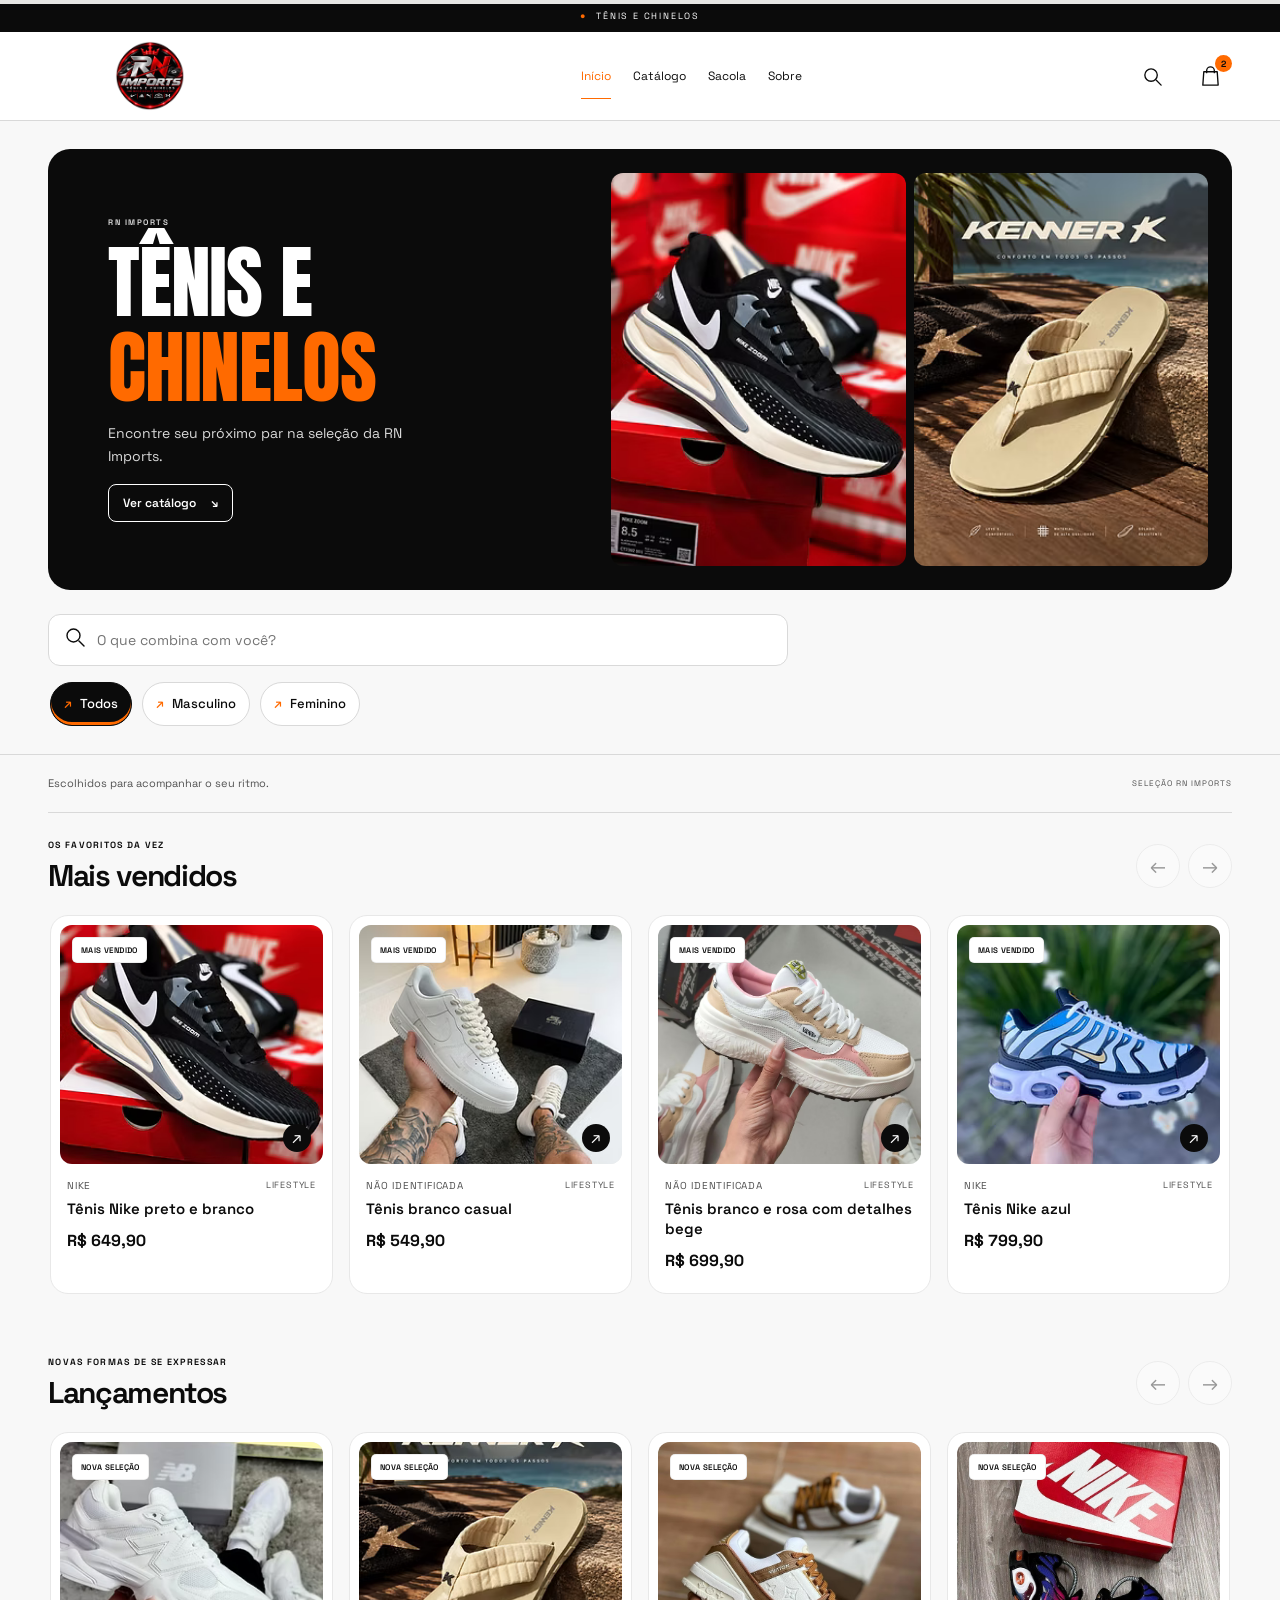
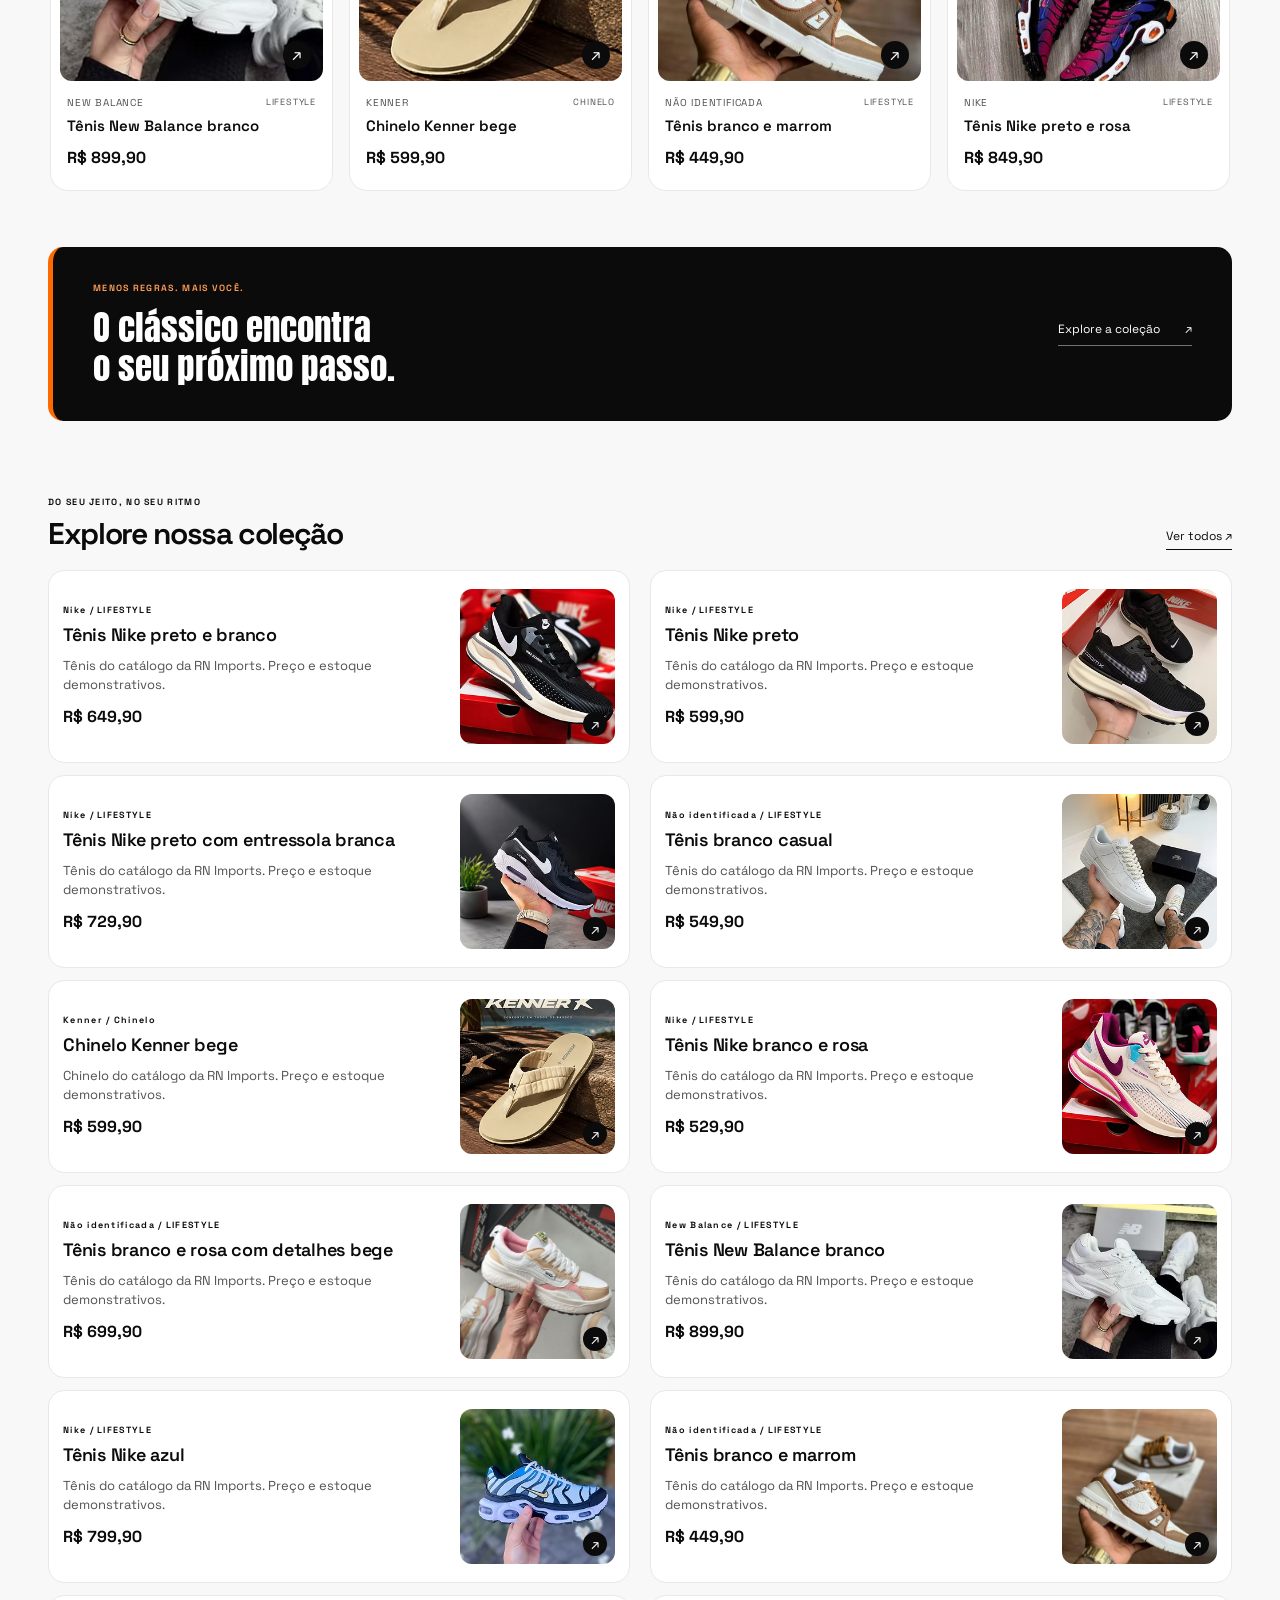
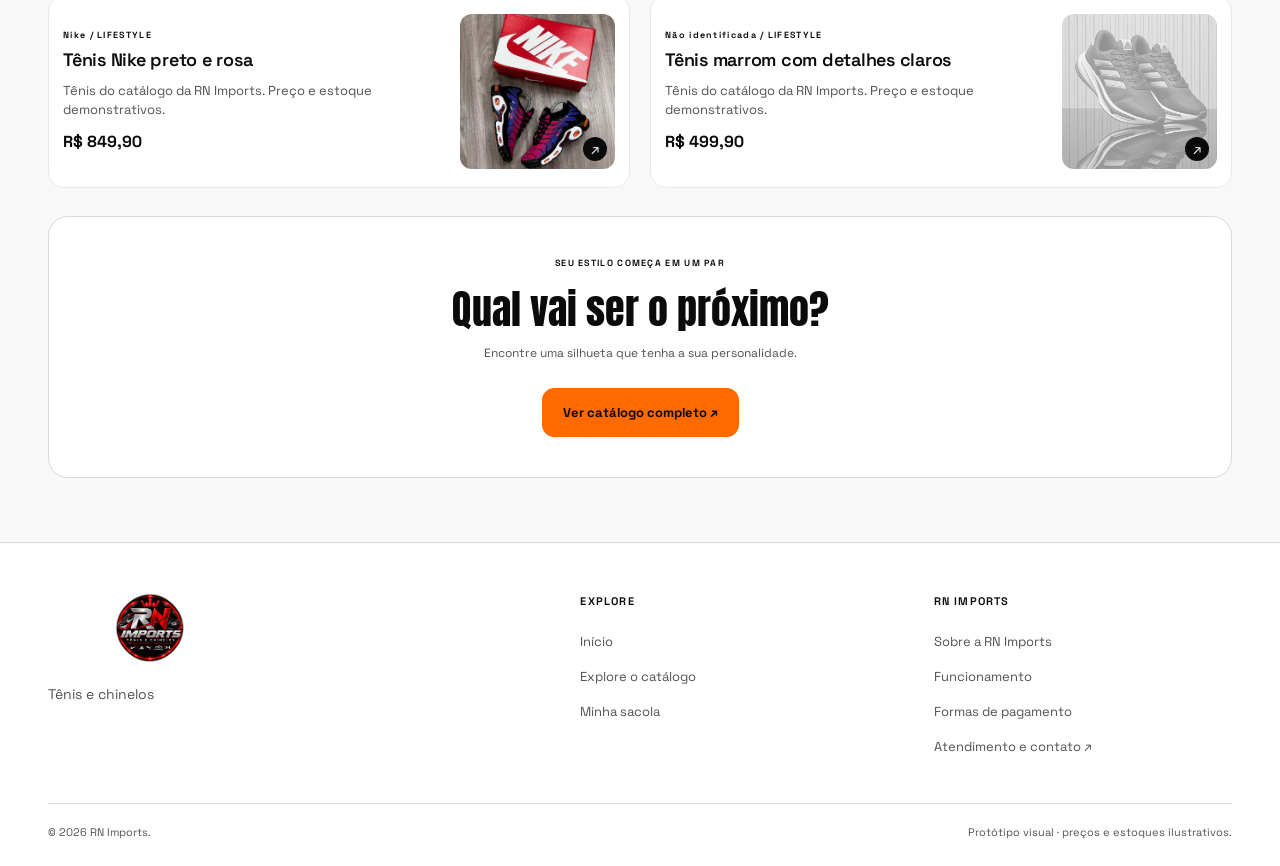
<file: protótipo/index.html>
<!doctype html>
<html lang="pt-BR">
<head>
  <meta charset="UTF-8">
  <meta name="viewport" content="width=device-width, initial-scale=1">
  <meta name="description" content="Explore o catálogo demonstrativo da RN Imports.">
  <meta name="theme-color" content="#0B0B0B">
  <title>Tênis e chinelos | RN Imports</title>
  <link rel="icon" href="assets/icons/favicon-rnImports.png" type="image/png">
  <link rel="preconnect" href="https://fonts.googleapis.com">
  <link rel="preconnect" href="https://fonts.gstatic.com" crossorigin>
  <link href="https://fonts.googleapis.com/css2?family=Anton&family=Archivo:wght@400;600;700&family=Inter:wght@400;600;700&family=Space+Grotesk:wght@400;500;600;700&display=swap" rel="stylesheet">
  <link rel="stylesheet" href="css/style.css">
  <link rel="stylesheet" href="css/components.css">
  <link rel="stylesheet" href="css/responsive.css">
  <link rel="stylesheet" href="css/shop-settings.css">
</head>
<body class="visual-prototype home-page">
  <a class="skip" href="#main">Pular para o conteúdo</a>
  <header id="header"><div class="announcement">TÊNIS E CHINELOS</div><div class="header-inner"><a class="logo" href="index.html" aria-label="RN Imports, início"><img class="brand-logo shop-custom-logo" src="assets/images/logo.png" alt="RN Imports" width="150" height="150"></a><nav class="desktop-nav" aria-label="Principal"><a href="index.html" aria-current="page"><span class="nav-icon"><svg viewBox="0 0 24 24" width="24" height="24" fill="none" stroke="currentColor" stroke-width="1.4" stroke-linecap="round" stroke-linejoin="round" aria-hidden="true"><path d="m3 10 9-7 9 7v11h-6v-7H9v7H3Z"/></svg></span>Início</a><a href="catalogo.html" ><span class="nav-icon"><svg viewBox="0 0 24 24" width="24" height="24" fill="none" stroke="currentColor" stroke-width="1.4" stroke-linecap="round" stroke-linejoin="round" aria-hidden="true"><rect x="3" y="3" width="7" height="7" rx="1"/><rect x="14" y="3" width="7" height="7" rx="1"/><rect x="3" y="14" width="7" height="7" rx="1"/><rect x="14" y="14" width="7" height="7" rx="1"/></svg></span>Catálogo</a><a href="sacola.html" ><span class="nav-icon"><svg viewBox="0 0 24 24" width="24" height="24" fill="none" stroke="currentColor" stroke-width="1.4" stroke-linecap="round" stroke-linejoin="round" aria-hidden="true"><path d="M5 7h14l1 14H4L5 7Z"/><path d="M8 8V6a4 4 0 0 1 8 0v2"/></svg></span>Sacola<span class="bag-count" aria-label="2 itens ilustrativos">2</span></a><a href="sobre.html" ><span class="nav-icon"><svg viewBox="0 0 24 24" width="24" height="24" fill="none" stroke="currentColor" stroke-width="1.4" stroke-linecap="round" stroke-linejoin="round" aria-hidden="true"><circle cx="12" cy="12" r="9"/><path d="M12 11v6m0-10v1"/></svg></span>Sobre</a></nav><div class="header-actions"><a href="catalogo.html" aria-label="Ver catálogo"><svg viewBox="0 0 24 24" width="24" height="24" fill="none" stroke="currentColor" stroke-width="1.4" stroke-linecap="round" stroke-linejoin="round" aria-hidden="true"><circle cx="10.5" cy="10.5" r="6.5"/><path d="m16 16 5 5"/></svg></a><a class="bag-link" href="sacola.html" aria-label="Ver sacola ilustrativa com 2 itens"><svg viewBox="0 0 24 24" width="24" height="24" fill="none" stroke="currentColor" stroke-width="1.4" stroke-linecap="round" stroke-linejoin="round" aria-hidden="true"><path d="M5 7h14l1 14H4L5 7Z"/><path d="M8 8V6a4 4 0 0 1 8 0v2"/></svg><span class="bag-count">2</span></a></div></div></header>
  <main id="main">
  <section class="store-banner container" aria-labelledby="store-banner-title"><div class="banner-copy"><span class="eyebrow">RN IMPORTS</span><h1 id="store-banner-title">TÊNIS E<br><span>CHINELOS</span></h1><p>Encontre seu próximo par na seleção da RN Imports.</p><a class="banner-link" href="catalogo.html">Ver catálogo <span aria-hidden="true">↘</span></a></div><a class="banner-search" href="#home-search" aria-label="Ir à pesquisa"><svg viewBox="0 0 24 24" width="21" height="21" fill="none" stroke="currentColor" stroke-width="1.6" stroke-linecap="round" aria-hidden="true"><circle cx="10.5" cy="10.5" r="6.5"/><path d="m16 16 5 5"/></svg></a><div class="banner-art banner-gallery" aria-hidden="true">
    <img src="assets/images/NK-airZoom.png" alt="" width="271" height="362" fetchpriority="high">
    <img src="assets/images/image copy 3.png" alt="" width="271" height="362">
  </div></section>
  <section class="store-profile container" aria-labelledby="store-name">
    <a class="store-profile-link" href="sobre.html" aria-label="RN Imports: ver funcionamento, pagamentos e contato">
      <div class="store-monogram" aria-hidden="true"><img src="assets/icons/favicon-rnImports.png" alt="" width="150" height="150"></div>
      <div class="store-profile-copy"><h2 id="store-name">RN Imports</h2><p>Tênis e chinelos</p><span class="service-label"><svg viewBox="0 0 24 24" width="24" height="24" fill="none" stroke="currentColor" stroke-width="1.4" stroke-linecap="round" stroke-linejoin="round" aria-hidden="true"><path d="M21 11.5a9 9 0 0 1-9 9 11 11 0 0 1-4-.8L3 21l1.3-4.5A9 9 0 1 1 21 11.5Z"/><path d="M8 10h8M8 14h5"/></svg> Atendimento pelo WhatsApp</span></div>
      <span class="store-profile-chevron" aria-hidden="true">›</span>
    </a>
  </section>
  <div class="discovery-bar"><div class="container discovery-inner"><div class="home-search"><label class="sr-only" for="home-search">Pesquisar produtos</label><span aria-hidden="true"><svg viewBox="0 0 24 24" width="24" height="24" fill="none" stroke="currentColor" stroke-width="1.4" stroke-linecap="round" stroke-linejoin="round" aria-hidden="true"><circle cx="10.5" cy="10.5" r="6.5"/><path d="m16 16 5 5"/></svg></span><input id="home-search" type="search" placeholder="O que combina com você?"></div><div class="category-chips" role="group" aria-label="Público">
    <button type="button" class="category-chip" aria-pressed="true" data-audience="">Todos</button>
    <button type="button" class="category-chip" aria-pressed="false" data-audience="Masculino">Masculino</button>
    <button type="button" class="category-chip" aria-pressed="false" data-audience="Feminino">Feminino</button>
  </div></div></div>
  <div class="container home-content"><div class="discovery-status"><span>Escolhidos para acompanhar o seu ritmo.</span><span class="visual-label">SELEÇÃO RN IMPORTS</span></div>
    <section class="collection" aria-labelledby="bestsellers-title"><div class="section-head"><div><span class="eyebrow">OS FAVORITOS DA VEZ</span><h2 id="bestsellers-title">Mais vendidos</h2></div><div class="rail-controls"><button type="button" class="icon-button" data-scroll="bestsellers" data-direction="-1" aria-label="Produtos anteriores" aria-controls="bestsellers">←</button><button type="button" class="icon-button" data-scroll="bestsellers" data-direction="1" aria-label="Próximos produtos" aria-controls="bestsellers">→</button></div></div><div id="bestsellers" class="product-rail" tabindex="0" role="region" aria-label="Mais vendidos"></div></section>
    <section class="collection" aria-labelledby="new-products-title"><div class="section-head"><div><span class="eyebrow">NOVAS FORMAS DE SE EXPRESSAR</span><h2 id="new-products-title">Lançamentos</h2></div><div class="rail-controls"><button type="button" class="icon-button" data-scroll="new-products" data-direction="-1" aria-label="Produtos anteriores" aria-controls="new-products">←</button><button type="button" class="icon-button" data-scroll="new-products" data-direction="1" aria-label="Próximos produtos" aria-controls="new-products">→</button></div></div><div id="new-products" class="product-rail" tabindex="0" role="region" aria-label="Lançamentos"></div></section>
    <section class="edit-strip"><div><span class="eyebrow">MENOS REGRAS. MAIS VOCÊ.</span><h2>O clássico encontra<br>o seu próximo passo.</h2></div><a href="catalogo.html">Explore a coleção <span aria-hidden="true">↗</span></a></section>
    <section id="explore" class="explore-section" aria-labelledby="explore-title"><div class="section-head"><div><span class="eyebrow">DO SEU JEITO, NO SEU RITMO</span><h2 id="explore-title">Explore nossa coleção</h2></div><a class="text-link" href="catalogo.html">Ver todos ↗</a></div><div class="sneaker-list"></div></section>
    <section class="catalog-cta"><span class="eyebrow">SEU ESTILO COMEÇA EM UM PAR</span><h2>Qual vai ser o próximo?</h2><p>Encontre uma silhueta que tenha a sua personalidade.</p><a class="button" href="catalogo.html">Ver catálogo completo ↗</a></section>
  </div></main>
  <footer id="footer" class="site-footer">
    <div class="container footer-inner">
      <div class="footer-main">
        <div class="footer-brand"><a class="logo" href="index.html" aria-label="RN Imports, início"><img class="brand-logo shop-custom-logo" src="assets/images/logo.png" alt="RN Imports" width="150" height="150"></a><p>Tênis e chinelos</p></div>
        <nav class="footer-column" aria-label="Explorar a loja"><h2>Explore</h2><a href="index.html">Início</a><a href="catalogo.html">Explore o catálogo</a><a href="sacola.html">Minha sacola</a></nav>
        <nav class="footer-column" aria-label="Informações e atendimento"><h2>RN Imports</h2><a href="sobre.html">Sobre a RN Imports</a><a href="sobre.html#hours-title">Funcionamento</a><a href="sobre.html#payments-title">Formas de pagamento</a><a href="sobre.html#contact-title">Atendimento e contato ↗</a></nav>
      </div>
      <div class="footer-bottom"><span>© 2026 RN Imports.</span><span>Protótipo visual · preços e estoques ilustrativos.</span></div>
    </div>
  </footer>
  <nav class="mobile-nav" aria-label="Navegação móvel"><a href="index.html" aria-current="page"><span class="nav-icon"><svg viewBox="0 0 24 24" width="24" height="24" fill="none" stroke="currentColor" stroke-width="1.4" stroke-linecap="round" stroke-linejoin="round" aria-hidden="true"><path d="m3 10 9-7 9 7v11h-6v-7H9v7H3Z"/></svg></span>Início</a><a href="catalogo.html" ><span class="nav-icon"><svg viewBox="0 0 24 24" width="24" height="24" fill="none" stroke="currentColor" stroke-width="1.4" stroke-linecap="round" stroke-linejoin="round" aria-hidden="true"><rect x="3" y="3" width="7" height="7" rx="1"/><rect x="14" y="3" width="7" height="7" rx="1"/><rect x="3" y="14" width="7" height="7" rx="1"/><rect x="14" y="14" width="7" height="7" rx="1"/></svg></span>Catálogo</a><a href="sacola.html" ><span class="nav-icon"><svg viewBox="0 0 24 24" width="24" height="24" fill="none" stroke="currentColor" stroke-width="1.4" stroke-linecap="round" stroke-linejoin="round" aria-hidden="true"><path d="M5 7h14l1 14H4L5 7Z"/><path d="M8 8V6a4 4 0 0 1 8 0v2"/></svg></span>Sacola<span class="bag-count" aria-label="2 itens ilustrativos">2</span></a><a href="sobre.html" ><span class="nav-icon"><svg viewBox="0 0 24 24" width="24" height="24" fill="none" stroke="currentColor" stroke-width="1.4" stroke-linecap="round" stroke-linejoin="round" aria-hidden="true"><circle cx="12" cy="12" r="9"/><path d="M12 11v6m0-10v1"/></svg></span>Sobre</a></nav>
  
  <div id="demo-note" class="demo-note" role="status" aria-live="polite"></div>
  <script type="module" src="js/storefront.js"></script>
  <script type="module" src="js/ui.js"></script>
</body>
</html>
</file>
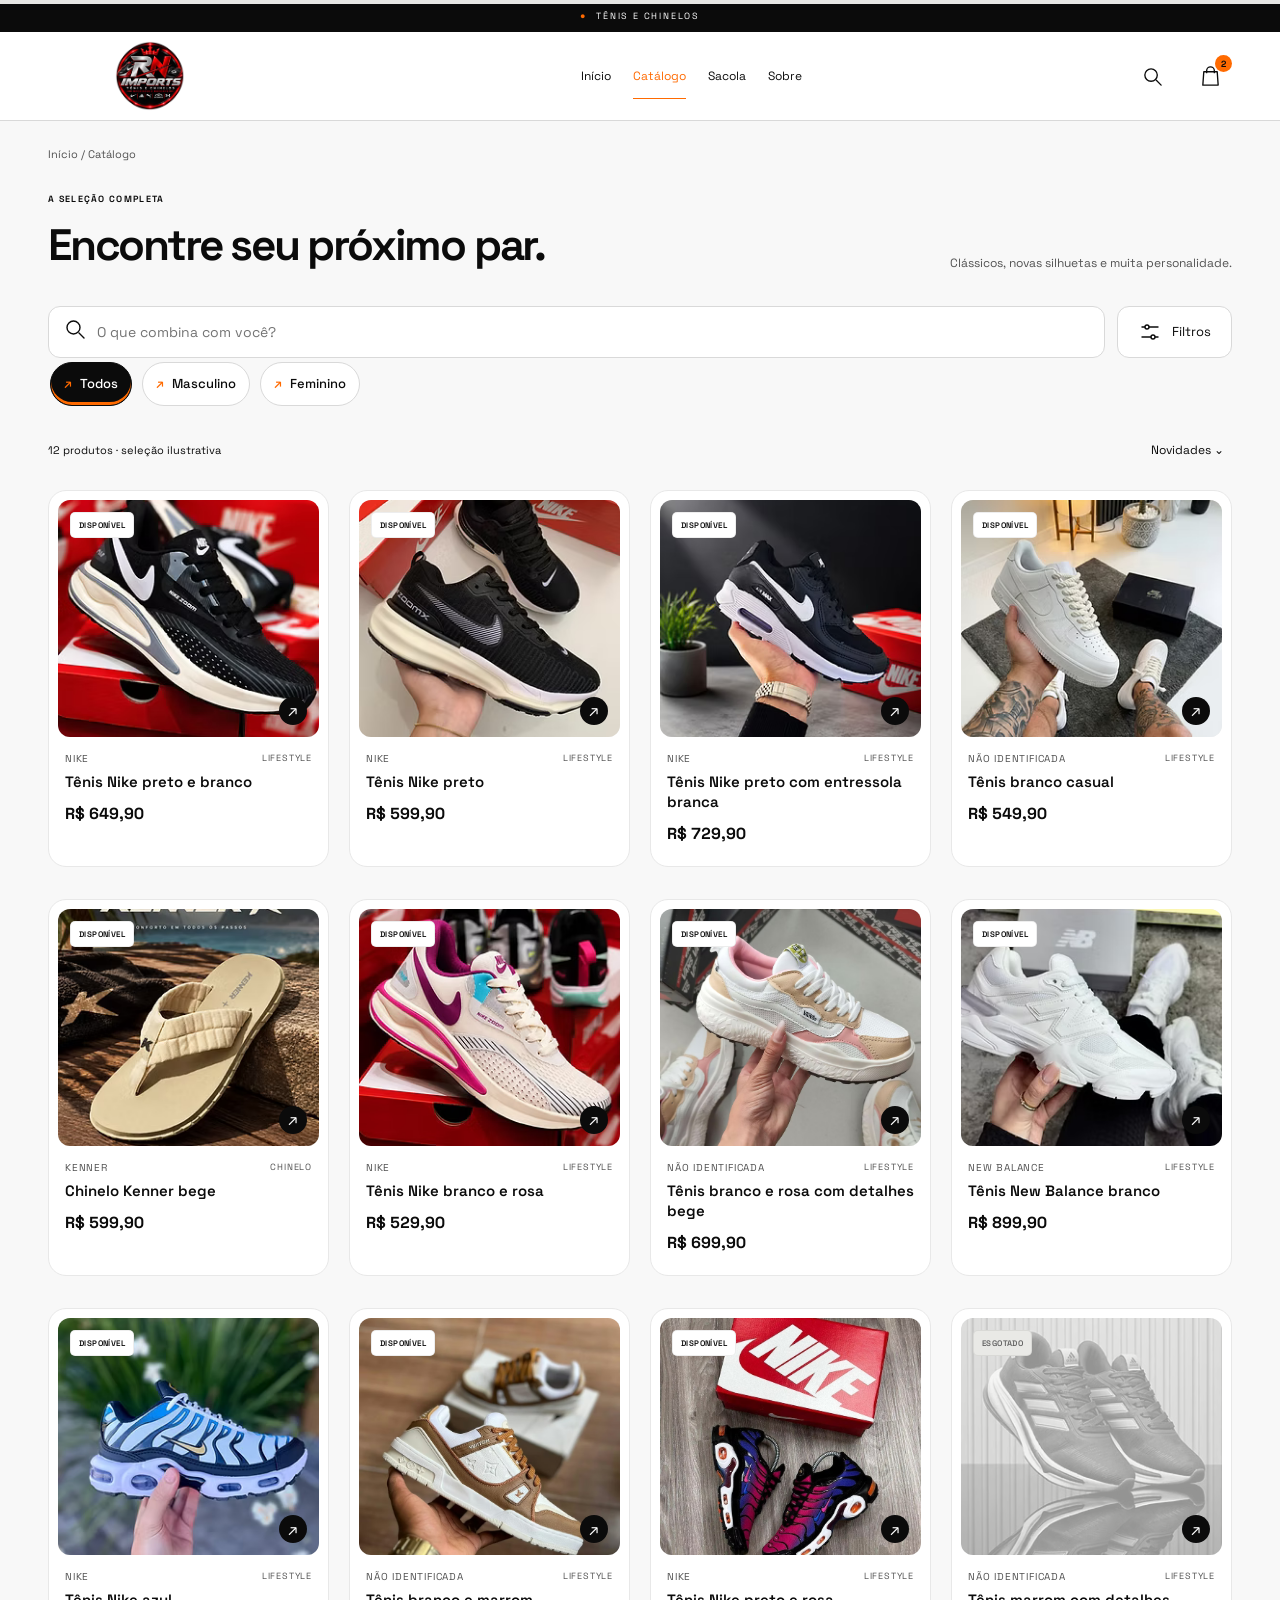
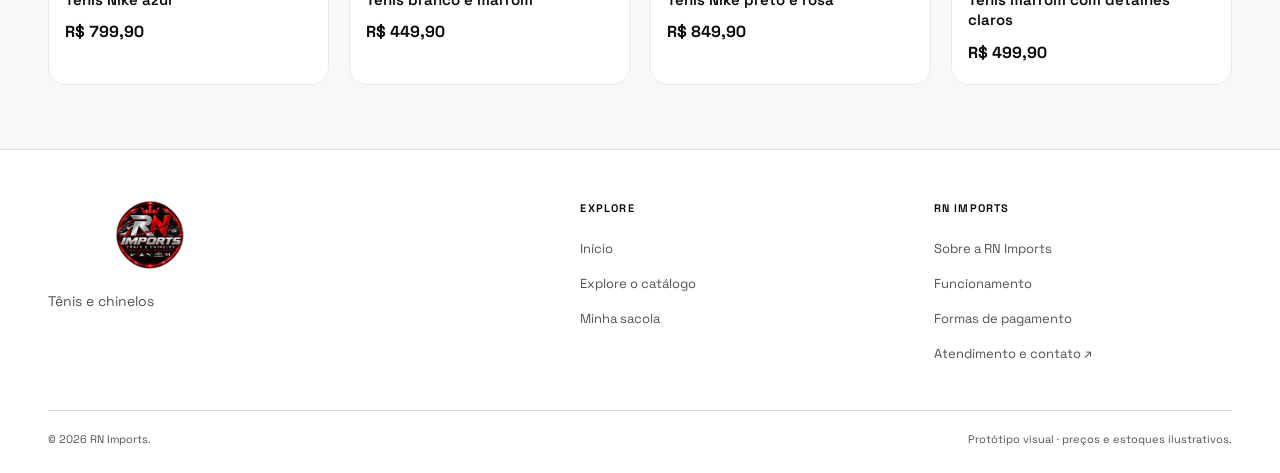
<file: protótipo/catalogo.html>
<!doctype html>
<html lang="pt-BR">
<head>
  <meta charset="UTF-8">
  <meta name="viewport" content="width=device-width, initial-scale=1">
  <meta name="description" content="Explore o catálogo demonstrativo da RN Imports.">
  <meta name="theme-color" content="#0B0B0B">
  <title>Catálogo | RN Imports</title>
  <link rel="icon" href="assets/icons/favicon-rnImports.png" type="image/png">
  <link rel="preconnect" href="https://fonts.googleapis.com">
  <link rel="preconnect" href="https://fonts.gstatic.com" crossorigin>
  <link href="https://fonts.googleapis.com/css2?family=Anton&family=Archivo:wght@400;600;700&family=Inter:wght@400;600;700&family=Space+Grotesk:wght@400;500;600;700&display=swap" rel="stylesheet">
  <link rel="stylesheet" href="css/style.css">
  <link rel="stylesheet" href="css/components.css">
  <link rel="stylesheet" href="css/responsive.css">
  <link rel="stylesheet" href="css/shop-settings.css">
</head>
<body class="visual-prototype ">
  <a class="skip" href="#main">Pular para o conteúdo</a>
  <header id="header"><div class="announcement">TÊNIS E CHINELOS</div><div class="header-inner"><a class="logo" href="index.html" aria-label="RN Imports, início"><img class="brand-logo shop-custom-logo" src="assets/images/logo.png" alt="RN Imports" width="150" height="150"></a><nav class="desktop-nav" aria-label="Principal"><a href="index.html" ><span class="nav-icon"><svg viewBox="0 0 24 24" width="24" height="24" fill="none" stroke="currentColor" stroke-width="1.4" stroke-linecap="round" stroke-linejoin="round" aria-hidden="true"><path d="m3 10 9-7 9 7v11h-6v-7H9v7H3Z"/></svg></span>Início</a><a href="catalogo.html" aria-current="page"><span class="nav-icon"><svg viewBox="0 0 24 24" width="24" height="24" fill="none" stroke="currentColor" stroke-width="1.4" stroke-linecap="round" stroke-linejoin="round" aria-hidden="true"><rect x="3" y="3" width="7" height="7" rx="1"/><rect x="14" y="3" width="7" height="7" rx="1"/><rect x="3" y="14" width="7" height="7" rx="1"/><rect x="14" y="14" width="7" height="7" rx="1"/></svg></span>Catálogo</a><a href="sacola.html" ><span class="nav-icon"><svg viewBox="0 0 24 24" width="24" height="24" fill="none" stroke="currentColor" stroke-width="1.4" stroke-linecap="round" stroke-linejoin="round" aria-hidden="true"><path d="M5 7h14l1 14H4L5 7Z"/><path d="M8 8V6a4 4 0 0 1 8 0v2"/></svg></span>Sacola<span class="bag-count" aria-label="2 itens ilustrativos">2</span></a><a href="sobre.html" ><span class="nav-icon"><svg viewBox="0 0 24 24" width="24" height="24" fill="none" stroke="currentColor" stroke-width="1.4" stroke-linecap="round" stroke-linejoin="round" aria-hidden="true"><circle cx="12" cy="12" r="9"/><path d="M12 11v6m0-10v1"/></svg></span>Sobre</a></nav><div class="header-actions"><a href="catalogo.html" aria-label="Ver catálogo"><svg viewBox="0 0 24 24" width="24" height="24" fill="none" stroke="currentColor" stroke-width="1.4" stroke-linecap="round" stroke-linejoin="round" aria-hidden="true"><circle cx="10.5" cy="10.5" r="6.5"/><path d="m16 16 5 5"/></svg></a><a class="bag-link" href="sacola.html" aria-label="Ver sacola ilustrativa com 2 itens"><svg viewBox="0 0 24 24" width="24" height="24" fill="none" stroke="currentColor" stroke-width="1.4" stroke-linecap="round" stroke-linejoin="round" aria-hidden="true"><path d="M5 7h14l1 14H4L5 7Z"/><path d="M8 8V6a4 4 0 0 1 8 0v2"/></svg><span class="bag-count">2</span></a></div></div></header>
  <main id="main"><section class="container page-section"><div class="breadcrumb"><a href="index.html">Início</a> / Catálogo</div><span class="eyebrow">A SELEÇÃO COMPLETA</span><div class="page-title"><h1>Encontre seu próximo par.</h1><span class="muted">Clássicos, novas silhuetas e muita personalidade.</span></div><div class="catalog-discovery"><div class="home-search"><label class="sr-only" for="catalog-search">Pesquisar produtos</label><span aria-hidden="true"><svg viewBox="0 0 24 24" width="24" height="24" fill="none" stroke="currentColor" stroke-width="1.4" stroke-linecap="round" stroke-linejoin="round" aria-hidden="true"><circle cx="10.5" cy="10.5" r="6.5"/><path d="m16 16 5 5"/></svg></span><input id="catalog-search" type="search" placeholder="O que combina com você?"></div><button type="button" class="filter-button" aria-label="Filtros de tipo, marca e numeração" aria-controls="catalog-filters" aria-expanded="false"><svg viewBox="0 0 24 24" width="24" height="24" fill="none" stroke="currentColor" stroke-width="1.4" stroke-linecap="round" stroke-linejoin="round" aria-hidden="true"><path d="M4 7h16M4 17h16"/><circle cx="9" cy="7" r="2" fill="white"/><circle cx="15" cy="17" r="2" fill="white"/></svg><span>Filtros</span></button></div><div class="category-chips" role="group" aria-label="Público">
    <button type="button" class="category-chip" aria-pressed="true" data-audience="">Todos</button>
    <button type="button" class="category-chip" aria-pressed="false" data-audience="Masculino">Masculino</button>
    <button type="button" class="category-chip" aria-pressed="false" data-audience="Feminino">Feminino</button>
  </div><div class="catalog-filters" id="catalog-filters" hidden>
    <label>Tipo de produto<select name="category"><option value="">Todos</option></select></label>
    <label>Marca<select name="brand"><option value="">Todas</option></select></label>
    <label>Numeração<select name="size"><option value="">Todas</option></select></label>
  </div><div class="results-bar"><span role="status"></span><button type="button" class="sort-demo" data-note="A ordenação é ilustrativa nesta etapa.">Novidades <span aria-hidden="true">⌄</span></button></div><div class="product-grid"></div></section></main>
  <footer id="footer" class="site-footer">
    <div class="container footer-inner">
      <div class="footer-main">
        <div class="footer-brand"><a class="logo" href="index.html" aria-label="RN Imports, início"><img class="brand-logo shop-custom-logo" src="assets/images/logo.png" alt="RN Imports" width="150" height="150"></a><p>Tênis e chinelos</p></div>
        <nav class="footer-column" aria-label="Explorar a loja"><h2>Explore</h2><a href="index.html">Início</a><a href="catalogo.html">Explore o catálogo</a><a href="sacola.html">Minha sacola</a></nav>
        <nav class="footer-column" aria-label="Informações e atendimento"><h2>RN Imports</h2><a href="sobre.html">Sobre a RN Imports</a><a href="sobre.html#hours-title">Funcionamento</a><a href="sobre.html#payments-title">Formas de pagamento</a><a href="sobre.html#contact-title">Atendimento e contato ↗</a></nav>
      </div>
      <div class="footer-bottom"><span>© 2026 RN Imports.</span><span>Protótipo visual · preços e estoques ilustrativos.</span></div>
    </div>
  </footer>
  <nav class="mobile-nav" aria-label="Navegação móvel"><a href="index.html" ><span class="nav-icon"><svg viewBox="0 0 24 24" width="24" height="24" fill="none" stroke="currentColor" stroke-width="1.4" stroke-linecap="round" stroke-linejoin="round" aria-hidden="true"><path d="m3 10 9-7 9 7v11h-6v-7H9v7H3Z"/></svg></span>Início</a><a href="catalogo.html" aria-current="page"><span class="nav-icon"><svg viewBox="0 0 24 24" width="24" height="24" fill="none" stroke="currentColor" stroke-width="1.4" stroke-linecap="round" stroke-linejoin="round" aria-hidden="true"><rect x="3" y="3" width="7" height="7" rx="1"/><rect x="14" y="3" width="7" height="7" rx="1"/><rect x="3" y="14" width="7" height="7" rx="1"/><rect x="14" y="14" width="7" height="7" rx="1"/></svg></span>Catálogo</a><a href="sacola.html" ><span class="nav-icon"><svg viewBox="0 0 24 24" width="24" height="24" fill="none" stroke="currentColor" stroke-width="1.4" stroke-linecap="round" stroke-linejoin="round" aria-hidden="true"><path d="M5 7h14l1 14H4L5 7Z"/><path d="M8 8V6a4 4 0 0 1 8 0v2"/></svg></span>Sacola<span class="bag-count" aria-label="2 itens ilustrativos">2</span></a><a href="sobre.html" ><span class="nav-icon"><svg viewBox="0 0 24 24" width="24" height="24" fill="none" stroke="currentColor" stroke-width="1.4" stroke-linecap="round" stroke-linejoin="round" aria-hidden="true"><circle cx="12" cy="12" r="9"/><path d="M12 11v6m0-10v1"/></svg></span>Sobre</a></nav>
  
  <div id="demo-note" class="demo-note" role="status" aria-live="polite"></div>
  <script type="module" src="js/storefront.js"></script>
  <script type="module" src="js/ui.js"></script>
</body>
</html>
</file>
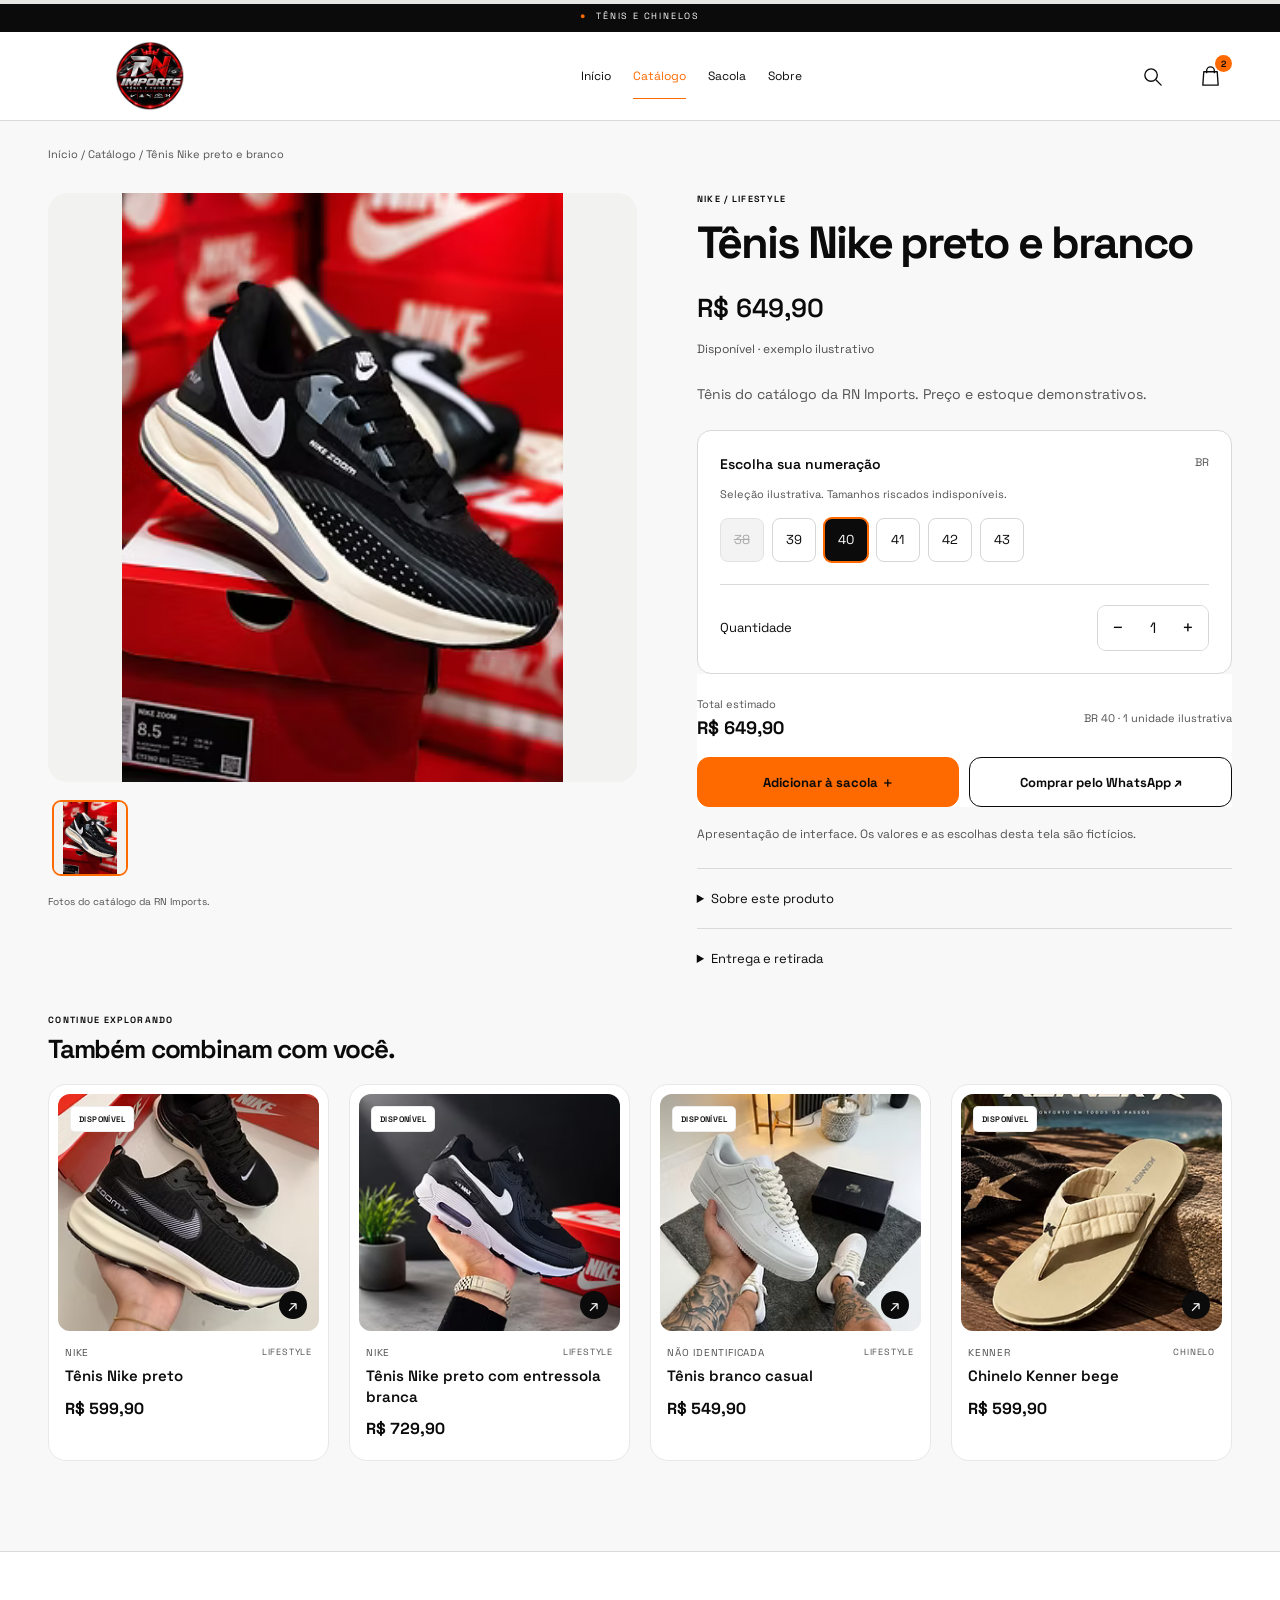
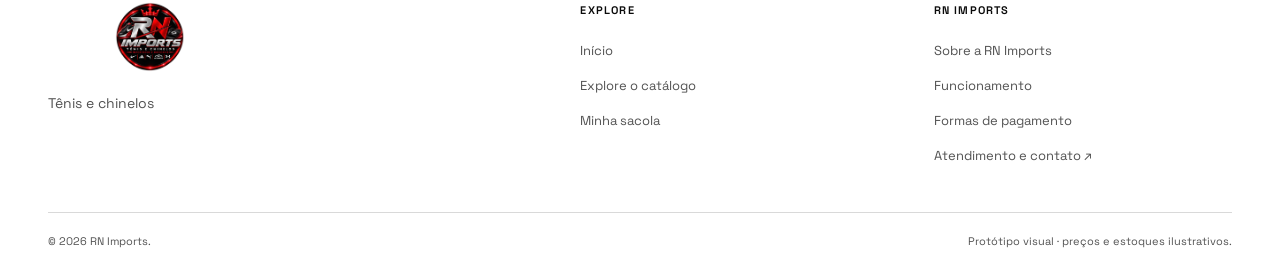
<file: protótipo/produto.html>
<!doctype html>
<html lang="pt-BR">
<head>
  <meta charset="UTF-8">
  <meta name="viewport" content="width=device-width, initial-scale=1">
  <meta name="description" content="Explore o catálogo demonstrativo da RN Imports.">
  <meta name="theme-color" content="#0B0B0B">
  <title>Produto | RN Imports</title>
  <link rel="icon" href="assets/icons/favicon-rnImports.png" type="image/png">
  <link rel="preconnect" href="https://fonts.googleapis.com">
  <link rel="preconnect" href="https://fonts.gstatic.com" crossorigin>
  <link href="https://fonts.googleapis.com/css2?family=Anton&family=Archivo:wght@400;600;700&family=Inter:wght@400;600;700&family=Space+Grotesk:wght@400;500;600;700&display=swap" rel="stylesheet">
  <link rel="stylesheet" href="css/style.css">
  <link rel="stylesheet" href="css/components.css">
  <link rel="stylesheet" href="css/responsive.css">
  <link rel="stylesheet" href="css/shop-settings.css">
</head>
<body class="visual-prototype has-purchase-dock product-page">
  <a class="skip" href="#main">Pular para o conteúdo</a>
  <header id="header"><div class="announcement">TÊNIS E CHINELOS</div><div class="header-inner"><a class="logo" href="index.html" aria-label="RN Imports, início"><img class="brand-logo shop-custom-logo" src="assets/images/logo.png" alt="RN Imports" width="150" height="150"></a><nav class="desktop-nav" aria-label="Principal"><a href="index.html" ><span class="nav-icon"><svg viewBox="0 0 24 24" width="24" height="24" fill="none" stroke="currentColor" stroke-width="1.4" stroke-linecap="round" stroke-linejoin="round" aria-hidden="true"><path d="m3 10 9-7 9 7v11h-6v-7H9v7H3Z"/></svg></span>Início</a><a href="catalogo.html" aria-current="page"><span class="nav-icon"><svg viewBox="0 0 24 24" width="24" height="24" fill="none" stroke="currentColor" stroke-width="1.4" stroke-linecap="round" stroke-linejoin="round" aria-hidden="true"><rect x="3" y="3" width="7" height="7" rx="1"/><rect x="14" y="3" width="7" height="7" rx="1"/><rect x="3" y="14" width="7" height="7" rx="1"/><rect x="14" y="14" width="7" height="7" rx="1"/></svg></span>Catálogo</a><a href="sacola.html" ><span class="nav-icon"><svg viewBox="0 0 24 24" width="24" height="24" fill="none" stroke="currentColor" stroke-width="1.4" stroke-linecap="round" stroke-linejoin="round" aria-hidden="true"><path d="M5 7h14l1 14H4L5 7Z"/><path d="M8 8V6a4 4 0 0 1 8 0v2"/></svg></span>Sacola<span class="bag-count" aria-label="2 itens ilustrativos">2</span></a><a href="sobre.html" ><span class="nav-icon"><svg viewBox="0 0 24 24" width="24" height="24" fill="none" stroke="currentColor" stroke-width="1.4" stroke-linecap="round" stroke-linejoin="round" aria-hidden="true"><circle cx="12" cy="12" r="9"/><path d="M12 11v6m0-10v1"/></svg></span>Sobre</a></nav><div class="header-actions"><a href="catalogo.html" aria-label="Ver catálogo"><svg viewBox="0 0 24 24" width="24" height="24" fill="none" stroke="currentColor" stroke-width="1.4" stroke-linecap="round" stroke-linejoin="round" aria-hidden="true"><circle cx="10.5" cy="10.5" r="6.5"/><path d="m16 16 5 5"/></svg></a><a class="bag-link" href="sacola.html" aria-label="Ver sacola ilustrativa com 2 itens"><svg viewBox="0 0 24 24" width="24" height="24" fill="none" stroke="currentColor" stroke-width="1.4" stroke-linecap="round" stroke-linejoin="round" aria-hidden="true"><path d="M5 7h14l1 14H4L5 7Z"/><path d="M8 8V6a4 4 0 0 1 8 0v2"/></svg><span class="bag-count">2</span></a></div></div></header>
  <main id="main"><section class="container page-section"><div class="breadcrumb"><a href="index.html">Início</a> / <a href="catalogo.html">Catálogo</a> / Produto</div><div class="product-layout"><div class="gallery"><div class="main-image" id="main-visual"></div><div class="thumbnails" role="group" aria-label="Galeria demonstrativa"></div><p class="image-disclaimer">Fotos do catálogo da RN Imports.</p></div><div class="product-info"><span class="eyebrow">NIKE / LIFESTYLE</span><h1>Produto</h1><p class="detail-price">R$ 649,90</p><p class="stock-status"><span class="availability-dot" aria-hidden="true"></span> Disponível · exemplo ilustrativo</p><p class="description">O essencial em preto e branco. Uma silhueta atemporal que conecta a energia das quadras ao seu dia a dia, com personalidade em cada detalhe.</p><div class="selection-panel"><div class="sizes" role="group" aria-labelledby="size-label"><p id="size-label" class="size-legend">Escolha sua numeração <span>BR</span></p><p class="sizes-hint">Seleção ilustrativa. Tamanhos riscados indisponíveis.</p><div></div></div><div class="quantity-line"><span>Quantidade</span><div class="quantity-control" role="group" aria-label="Quantidade ilustrativa"><button type="button" data-note="Seletor ilustrativo: a quantidade permanece fixa neste estudo." aria-label="Diminuir quantidade ilustrativa">−</button><span class="quantity-value">1</span><button type="button" data-note="Seletor ilustrativo: a quantidade permanece fixa neste estudo." aria-label="Aumentar quantidade ilustrativa">+</button></div></div></div><div class="purchase-dock"><div class="purchase-summary"><div><span class="small">Total estimado</span><strong>R$ 649,90</strong></div><span class="purchase-size">BR 40 · 1 par ilustrativo</span></div><div class="purchase-buttons"><button type="button" class="button" data-note="Esta é uma demonstração visual. Nenhum produto foi adicionado à sacola.">Adicionar à sacola ＋</button><button type="button" class="button outline" data-open-interest>Comprar pelo WhatsApp ↗</button></div></div><p class="small muted purchase-notice">Apresentação de interface. Os valores e as escolhas desta tela são fictícios.</p><details><summary>Sobre este produto</summary><p>Uma referência visual para estudar proporções, materiais e combinações. Nome e preço usados apenas para apresentação.</p></details><details><summary>Entrega e retirada</summary><p>Espaço reservado para informações que serão definidas com a loja.</p></details></div></div></section><section class="container collection"><div class="section-head"><div><span class="eyebrow">CONTINUE EXPLORANDO</span><h2>Também combinam com você.</h2></div></div><div class="product-grid"></div></section></main>
  <footer id="footer" class="site-footer">
    <div class="container footer-inner">
      <div class="footer-main">
        <div class="footer-brand"><a class="logo" href="index.html" aria-label="RN Imports, início"><img class="brand-logo shop-custom-logo" src="assets/images/logo.png" alt="RN Imports" width="150" height="150"></a><p>Tênis e chinelos</p></div>
        <nav class="footer-column" aria-label="Explorar a loja"><h2>Explore</h2><a href="index.html">Início</a><a href="catalogo.html">Explore o catálogo</a><a href="sacola.html">Minha sacola</a></nav>
        <nav class="footer-column" aria-label="Informações e atendimento"><h2>RN Imports</h2><a href="sobre.html">Sobre a RN Imports</a><a href="sobre.html#hours-title">Funcionamento</a><a href="sobre.html#payments-title">Formas de pagamento</a><a href="sobre.html#contact-title">Atendimento e contato ↗</a></nav>
      </div>
      <div class="footer-bottom"><span>© 2026 RN Imports.</span><span>Protótipo visual · preços e estoques ilustrativos.</span></div>
    </div>
  </footer>
  <nav class="mobile-nav" aria-label="Navegação móvel"><a href="index.html" ><span class="nav-icon"><svg viewBox="0 0 24 24" width="24" height="24" fill="none" stroke="currentColor" stroke-width="1.4" stroke-linecap="round" stroke-linejoin="round" aria-hidden="true"><path d="m3 10 9-7 9 7v11h-6v-7H9v7H3Z"/></svg></span>Início</a><a href="catalogo.html" aria-current="page"><span class="nav-icon"><svg viewBox="0 0 24 24" width="24" height="24" fill="none" stroke="currentColor" stroke-width="1.4" stroke-linecap="round" stroke-linejoin="round" aria-hidden="true"><rect x="3" y="3" width="7" height="7" rx="1"/><rect x="14" y="3" width="7" height="7" rx="1"/><rect x="3" y="14" width="7" height="7" rx="1"/><rect x="14" y="14" width="7" height="7" rx="1"/></svg></span>Catálogo</a><a href="sacola.html" ><span class="nav-icon"><svg viewBox="0 0 24 24" width="24" height="24" fill="none" stroke="currentColor" stroke-width="1.4" stroke-linecap="round" stroke-linejoin="round" aria-hidden="true"><path d="M5 7h14l1 14H4L5 7Z"/><path d="M8 8V6a4 4 0 0 1 8 0v2"/></svg></span>Sacola<span class="bag-count" aria-label="2 itens ilustrativos">2</span></a><a href="sobre.html" ><span class="nav-icon"><svg viewBox="0 0 24 24" width="24" height="24" fill="none" stroke="currentColor" stroke-width="1.4" stroke-linecap="round" stroke-linejoin="round" aria-hidden="true"><circle cx="12" cy="12" r="9"/><path d="M12 11v6m0-10v1"/></svg></span>Sobre</a></nav>
  <dialog id="interest-dialog" aria-labelledby="interest-title" aria-describedby="interest-note"><div class="dialog-handle" aria-hidden="true"></div><div class="dialog-head"><span class="eyebrow">SUAS ESCOLHAS</span><button type="button" class="icon-button" data-close aria-label="Fechar demonstração" autofocus>×</button></div><h2 id="interest-title">Seu próximo par.<br>Vamos conversar?</h2><div class="confirm-items"></div><div class="total-line"><span>Total estimado</span><strong>R$ 649,90</strong></div><p id="interest-note" class="muted small">A disponibilidade, a entrega e o pagamento serão combinados com a loja. Nenhum item está reservado.</p><p class="modal-demo-caption">Demonstração visual · nenhum contato será iniciado.</p><p id="modal-feedback" class="order-feedback" role="status"></p><button type="button" class="button full" data-demo-continue>Continuar no WhatsApp ↗</button><button type="button" class="text-button full" data-close>Voltar e editar</button></dialog>
  <div id="demo-note" class="demo-note" role="status" aria-live="polite"></div>
  <script type="module" src="js/storefront.js"></script>
  <script type="module" src="js/ui.js"></script>
</body>
</html>
</file>
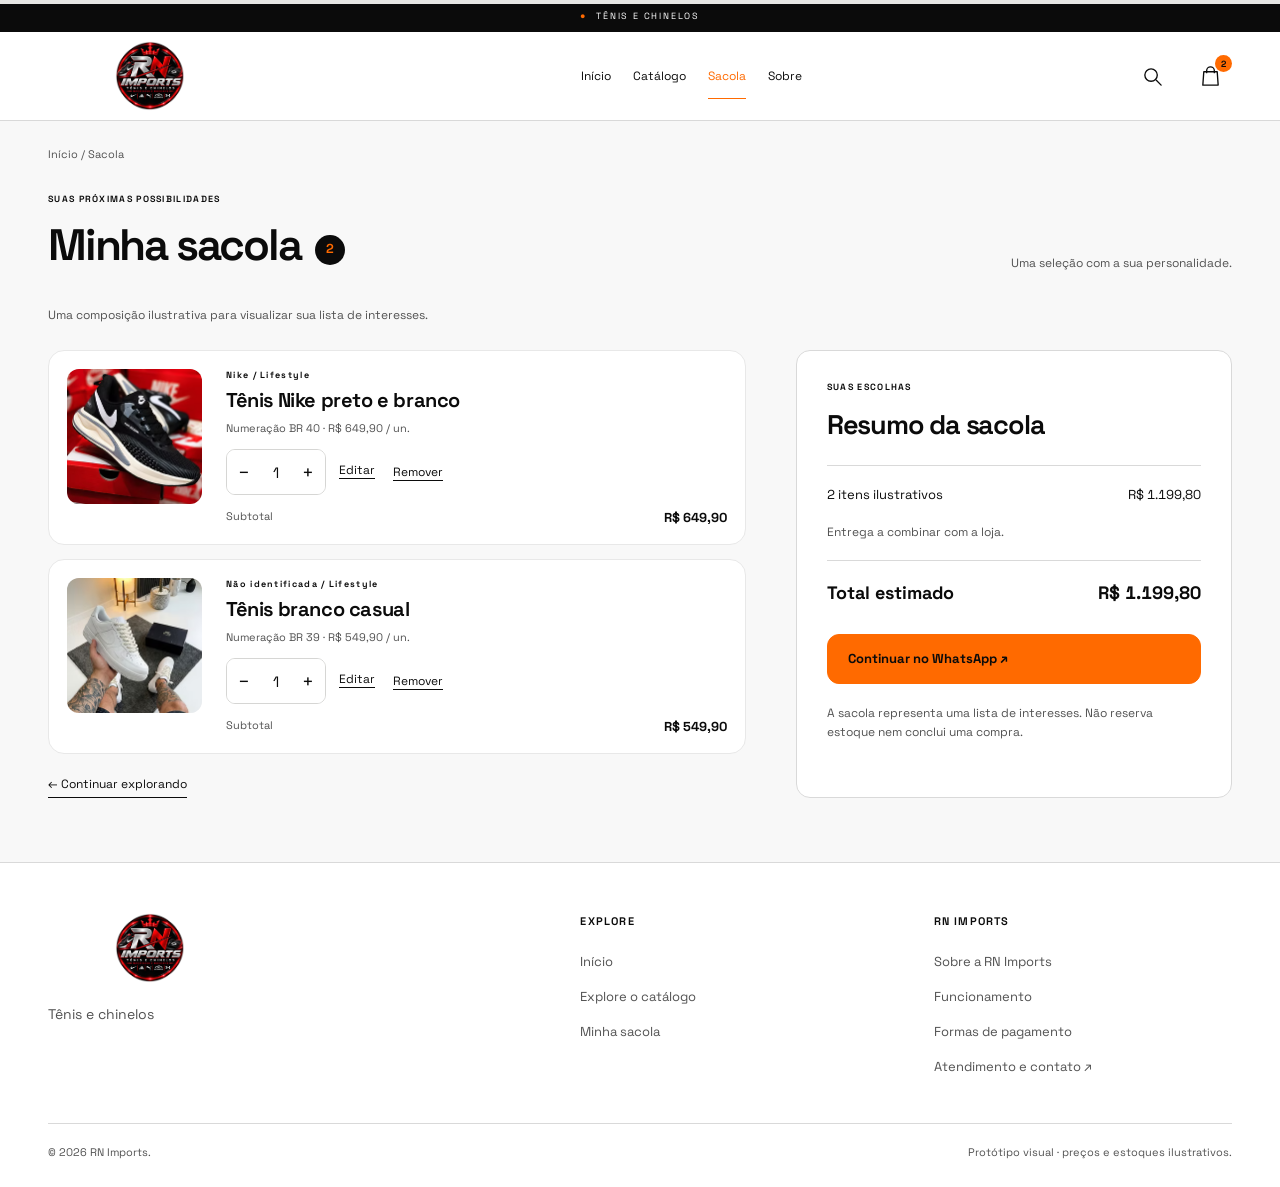
<file: protótipo/sacola.html>
<!doctype html>
<html lang="pt-BR">
<head>
  <meta charset="UTF-8">
  <meta name="viewport" content="width=device-width, initial-scale=1">
  <meta name="description" content="Explore o catálogo demonstrativo da RN Imports.">
  <meta name="theme-color" content="#0B0B0B">
  <title>Minha sacola | RN Imports</title>
  <link rel="icon" href="assets/icons/favicon-rnImports.png" type="image/png">
  <link rel="preconnect" href="https://fonts.googleapis.com">
  <link rel="preconnect" href="https://fonts.gstatic.com" crossorigin>
  <link href="https://fonts.googleapis.com/css2?family=Anton&family=Archivo:wght@400;600;700&family=Inter:wght@400;600;700&family=Space+Grotesk:wght@400;500;600;700&display=swap" rel="stylesheet">
  <link rel="stylesheet" href="css/style.css">
  <link rel="stylesheet" href="css/components.css">
  <link rel="stylesheet" href="css/responsive.css">
  <link rel="stylesheet" href="css/shop-settings.css">
</head>
<body class="visual-prototype has-purchase-dock bag-page">
  <a class="skip" href="#main">Pular para o conteúdo</a>
  <header id="header"><div class="announcement">TÊNIS E CHINELOS</div><div class="header-inner"><a class="logo" href="index.html" aria-label="RN Imports, início"><img class="brand-logo shop-custom-logo" src="assets/images/logo.png" alt="RN Imports" width="150" height="150"></a><nav class="desktop-nav" aria-label="Principal"><a href="index.html" ><span class="nav-icon"><svg viewBox="0 0 24 24" width="24" height="24" fill="none" stroke="currentColor" stroke-width="1.4" stroke-linecap="round" stroke-linejoin="round" aria-hidden="true"><path d="m3 10 9-7 9 7v11h-6v-7H9v7H3Z"/></svg></span>Início</a><a href="catalogo.html" ><span class="nav-icon"><svg viewBox="0 0 24 24" width="24" height="24" fill="none" stroke="currentColor" stroke-width="1.4" stroke-linecap="round" stroke-linejoin="round" aria-hidden="true"><rect x="3" y="3" width="7" height="7" rx="1"/><rect x="14" y="3" width="7" height="7" rx="1"/><rect x="3" y="14" width="7" height="7" rx="1"/><rect x="14" y="14" width="7" height="7" rx="1"/></svg></span>Catálogo</a><a href="sacola.html" aria-current="page"><span class="nav-icon"><svg viewBox="0 0 24 24" width="24" height="24" fill="none" stroke="currentColor" stroke-width="1.4" stroke-linecap="round" stroke-linejoin="round" aria-hidden="true"><path d="M5 7h14l1 14H4L5 7Z"/><path d="M8 8V6a4 4 0 0 1 8 0v2"/></svg></span>Sacola<span class="bag-count" aria-label="2 itens ilustrativos">2</span></a><a href="sobre.html" ><span class="nav-icon"><svg viewBox="0 0 24 24" width="24" height="24" fill="none" stroke="currentColor" stroke-width="1.4" stroke-linecap="round" stroke-linejoin="round" aria-hidden="true"><circle cx="12" cy="12" r="9"/><path d="M12 11v6m0-10v1"/></svg></span>Sobre</a></nav><div class="header-actions"><a href="catalogo.html" aria-label="Ver catálogo"><svg viewBox="0 0 24 24" width="24" height="24" fill="none" stroke="currentColor" stroke-width="1.4" stroke-linecap="round" stroke-linejoin="round" aria-hidden="true"><circle cx="10.5" cy="10.5" r="6.5"/><path d="m16 16 5 5"/></svg></a><a class="bag-link" href="sacola.html" aria-label="Ver sacola ilustrativa com 2 itens"><svg viewBox="0 0 24 24" width="24" height="24" fill="none" stroke="currentColor" stroke-width="1.4" stroke-linecap="round" stroke-linejoin="round" aria-hidden="true"><path d="M5 7h14l1 14H4L5 7Z"/><path d="M8 8V6a4 4 0 0 1 8 0v2"/></svg><span class="bag-count">2</span></a></div></div></header>
  <main id="main"><section class="container page-section"><div class="breadcrumb"><a href="index.html">Início</a> / Sacola</div><span class="eyebrow">SUAS PRÓXIMAS POSSIBILIDADES</span><div class="page-title"><h1>Minha sacola<span class="title-count">2</span></h1><span class="muted">Uma seleção com a sua personalidade.</span></div><p class="bag-demo-label">Uma composição ilustrativa para visualizar sua lista de interesses.</p><div class="bag-layout"><div class="bag-items"><article class="bag-item"><a href="produto.html"></a><div><span class="eyebrow">NIKE / LIFESTYLE</span><h2><a href="produto.html">Produto</a></h2><p class="muted">Numeração BR <strong>40</strong> · R$ 649,90 / un.</p><div class="item-controls"><div class="quantity-control" role="group" aria-label="Quantidade ilustrativa"><button type="button" data-note="Seletor ilustrativo: a quantidade permanece fixa neste estudo." aria-label="Diminuir quantidade ilustrativa">−</button><span class="quantity-value">1</span><button type="button" data-note="Seletor ilustrativo: a quantidade permanece fixa neste estudo." aria-label="Aumentar quantidade ilustrativa">+</button></div><a class="text-button" href="produto.html">Editar</a><button type="button" class="remove text-button" data-note="A remoção é apenas ilustrativa nesta etapa." aria-label="Remover Produto, demonstração">Remover</button></div><div class="item-subtotal"><span>Subtotal</span><strong>R$ 649,90</strong></div></div></article><article class="bag-item"><a href="produto.html"></a><div><span class="eyebrow">ADIDAS / LIFESTYLE</span><h2><a href="produto.html">Produto</a></h2><p class="muted">Numeração BR <strong>39</strong> · R$ 549,90 / un.</p><div class="item-controls"><div class="quantity-control" role="group" aria-label="Quantidade ilustrativa"><button type="button" data-note="Seletor ilustrativo: a quantidade permanece fixa neste estudo." aria-label="Diminuir quantidade ilustrativa">−</button><span class="quantity-value">1</span><button type="button" data-note="Seletor ilustrativo: a quantidade permanece fixa neste estudo." aria-label="Aumentar quantidade ilustrativa">+</button></div><a class="text-button" href="produto.html">Editar</a><button type="button" class="remove text-button" data-note="A remoção é apenas ilustrativa nesta etapa." aria-label="Remover Produto, demonstração">Remover</button></div><div class="item-subtotal"><span>Subtotal</span><strong>R$ 549,90</strong></div></div></article><a class="text-link" href="catalogo.html">← Continuar explorando</a></div><aside class="bag-summary" aria-labelledby="bag-summary-title"><span class="eyebrow">SUAS ESCOLHAS</span><h2 id="bag-summary-title">Resumo da sacola</h2><div class="total-line"><span>2 pares ilustrativos</span><span>R$ 1.199,80</span></div><p class="small muted">Entrega a combinar com a loja.</p><div class="total-line"><strong>Total estimado</strong><strong>R$ 1.199,80</strong></div><button type="button" class="button full" data-open-interest>Continuar no WhatsApp ↗</button><p class="small muted">A sacola representa uma lista de interesses. Não reserva estoque nem conclui uma compra.</p></aside><div class="purchase-dock bag-checkout-dock"><div class="purchase-summary"><span class="small">Total estimado · 2 pares</span><strong>R$ 1.199,80</strong></div><button type="button" class="button full" data-open-interest>Continuar no WhatsApp ↗</button></div></div></section></main>
  <footer id="footer" class="site-footer">
    <div class="container footer-inner">
      <div class="footer-main">
        <div class="footer-brand"><a class="logo" href="index.html" aria-label="RN Imports, início"><img class="brand-logo shop-custom-logo" src="assets/images/logo.png" alt="RN Imports" width="150" height="150"></a><p>Tênis e chinelos</p></div>
        <nav class="footer-column" aria-label="Explorar a loja"><h2>Explore</h2><a href="index.html">Início</a><a href="catalogo.html">Explore o catálogo</a><a href="sacola.html">Minha sacola</a></nav>
        <nav class="footer-column" aria-label="Informações e atendimento"><h2>RN Imports</h2><a href="sobre.html">Sobre a RN Imports</a><a href="sobre.html#hours-title">Funcionamento</a><a href="sobre.html#payments-title">Formas de pagamento</a><a href="sobre.html#contact-title">Atendimento e contato ↗</a></nav>
      </div>
      <div class="footer-bottom"><span>© 2026 RN Imports.</span><span>Protótipo visual · preços e estoques ilustrativos.</span></div>
    </div>
  </footer>
  <nav class="mobile-nav" aria-label="Navegação móvel"><a href="index.html" ><span class="nav-icon"><svg viewBox="0 0 24 24" width="24" height="24" fill="none" stroke="currentColor" stroke-width="1.4" stroke-linecap="round" stroke-linejoin="round" aria-hidden="true"><path d="m3 10 9-7 9 7v11h-6v-7H9v7H3Z"/></svg></span>Início</a><a href="catalogo.html" ><span class="nav-icon"><svg viewBox="0 0 24 24" width="24" height="24" fill="none" stroke="currentColor" stroke-width="1.4" stroke-linecap="round" stroke-linejoin="round" aria-hidden="true"><rect x="3" y="3" width="7" height="7" rx="1"/><rect x="14" y="3" width="7" height="7" rx="1"/><rect x="3" y="14" width="7" height="7" rx="1"/><rect x="14" y="14" width="7" height="7" rx="1"/></svg></span>Catálogo</a><a href="sacola.html" aria-current="page"><span class="nav-icon"><svg viewBox="0 0 24 24" width="24" height="24" fill="none" stroke="currentColor" stroke-width="1.4" stroke-linecap="round" stroke-linejoin="round" aria-hidden="true"><path d="M5 7h14l1 14H4L5 7Z"/><path d="M8 8V6a4 4 0 0 1 8 0v2"/></svg></span>Sacola<span class="bag-count" aria-label="2 itens ilustrativos">2</span></a><a href="sobre.html" ><span class="nav-icon"><svg viewBox="0 0 24 24" width="24" height="24" fill="none" stroke="currentColor" stroke-width="1.4" stroke-linecap="round" stroke-linejoin="round" aria-hidden="true"><circle cx="12" cy="12" r="9"/><path d="M12 11v6m0-10v1"/></svg></span>Sobre</a></nav>
  <dialog id="interest-dialog" aria-labelledby="interest-title" aria-describedby="interest-note"><div class="dialog-handle" aria-hidden="true"></div><div class="dialog-head"><span class="eyebrow">SUAS ESCOLHAS</span><button type="button" class="icon-button" data-close aria-label="Fechar demonstração" autofocus>×</button></div><h2 id="interest-title">Seu próximo par.<br>Vamos conversar?</h2><div class="confirm-items"></div><div class="total-line"><span>Total estimado</span><strong>R$ 1.199,80</strong></div><p id="interest-note" class="muted small">A disponibilidade, a entrega e o pagamento serão combinados com a loja. Nenhum item está reservado.</p><p class="modal-demo-caption">Demonstração visual · nenhum contato será iniciado.</p><p id="modal-feedback" class="order-feedback" role="status"></p><button type="button" class="button full" data-demo-continue>Continuar no WhatsApp ↗</button><button type="button" class="text-button full" data-close>Voltar e editar</button></dialog>
  <div id="demo-note" class="demo-note" role="status" aria-live="polite"></div>
  <script type="module" src="js/storefront.js"></script>
  <script type="module" src="js/ui.js"></script>
</body>
</html>
</file>
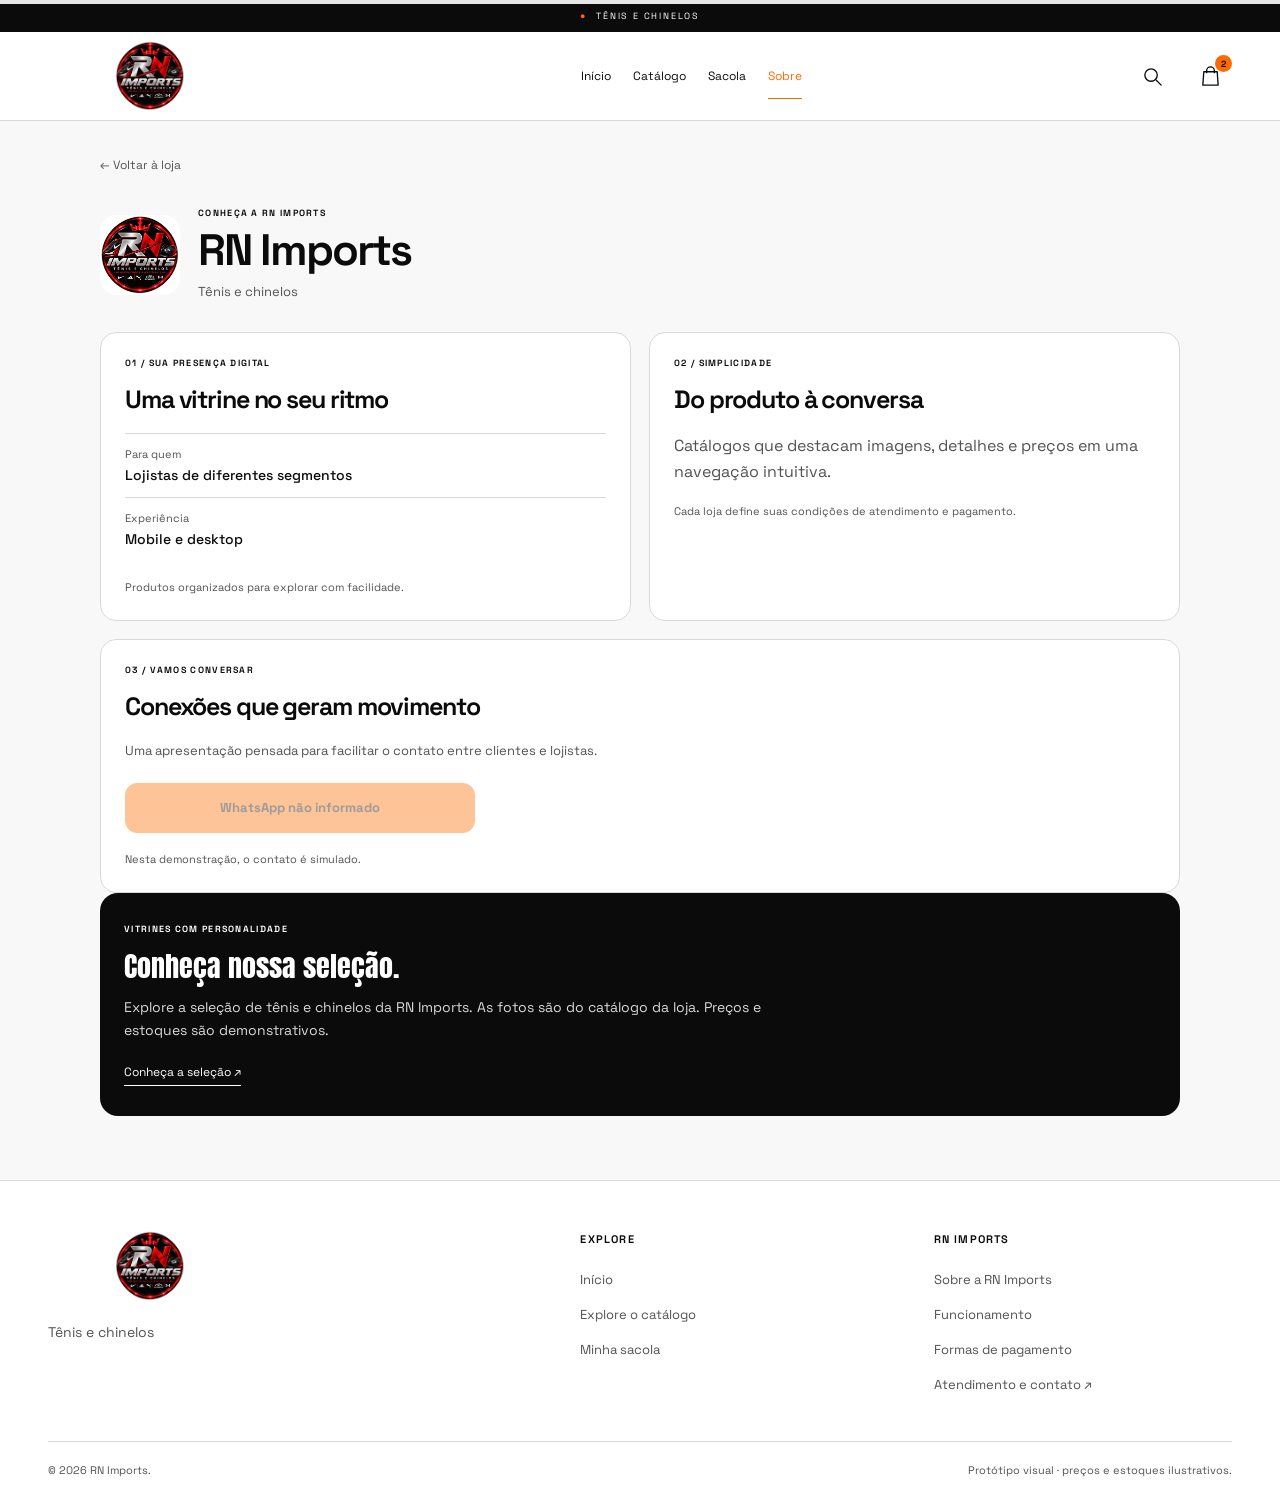
<file: protótipo/sobre.html>
<!doctype html>
<html lang="pt-BR">
<head>
  <meta charset="UTF-8">
  <meta name="viewport" content="width=device-width, initial-scale=1">
  <meta name="description" content="Explore o catálogo demonstrativo da RN Imports.">
  <meta name="theme-color" content="#0B0B0B">
  <title>Informações da loja | RN Imports</title>
  <link rel="icon" href="assets/icons/favicon-rnImports.png" type="image/png">
  <link rel="preconnect" href="https://fonts.googleapis.com">
  <link rel="preconnect" href="https://fonts.gstatic.com" crossorigin>
  <link href="https://fonts.googleapis.com/css2?family=Anton&family=Archivo:wght@400;600;700&family=Inter:wght@400;600;700&family=Space+Grotesk:wght@400;500;600;700&display=swap" rel="stylesheet">
  <link rel="stylesheet" href="css/style.css">
  <link rel="stylesheet" href="css/components.css">
  <link rel="stylesheet" href="css/responsive.css">
  <link rel="stylesheet" href="css/shop-settings.css">
</head>
<body class="visual-prototype ">
  <a class="skip" href="#main">Pular para o conteúdo</a>
  <header id="header"><div class="announcement">TÊNIS E CHINELOS</div><div class="header-inner"><a class="logo" href="index.html" aria-label="RN Imports, início"><img class="brand-logo shop-custom-logo" src="assets/images/logo.png" alt="RN Imports" width="150" height="150"></a><nav class="desktop-nav" aria-label="Principal"><a href="index.html" ><span class="nav-icon"><svg viewBox="0 0 24 24" width="24" height="24" fill="none" stroke="currentColor" stroke-width="1.4" stroke-linecap="round" stroke-linejoin="round" aria-hidden="true"><path d="m3 10 9-7 9 7v11h-6v-7H9v7H3Z"/></svg></span>Início</a><a href="catalogo.html" ><span class="nav-icon"><svg viewBox="0 0 24 24" width="24" height="24" fill="none" stroke="currentColor" stroke-width="1.4" stroke-linecap="round" stroke-linejoin="round" aria-hidden="true"><rect x="3" y="3" width="7" height="7" rx="1"/><rect x="14" y="3" width="7" height="7" rx="1"/><rect x="3" y="14" width="7" height="7" rx="1"/><rect x="14" y="14" width="7" height="7" rx="1"/></svg></span>Catálogo</a><a href="sacola.html" ><span class="nav-icon"><svg viewBox="0 0 24 24" width="24" height="24" fill="none" stroke="currentColor" stroke-width="1.4" stroke-linecap="round" stroke-linejoin="round" aria-hidden="true"><path d="M5 7h14l1 14H4L5 7Z"/><path d="M8 8V6a4 4 0 0 1 8 0v2"/></svg></span>Sacola<span class="bag-count" aria-label="2 itens ilustrativos">2</span></a><a href="sobre.html" aria-current="page"><span class="nav-icon"><svg viewBox="0 0 24 24" width="24" height="24" fill="none" stroke="currentColor" stroke-width="1.4" stroke-linecap="round" stroke-linejoin="round" aria-hidden="true"><circle cx="12" cy="12" r="9"/><path d="M12 11v6m0-10v1"/></svg></span>Sobre</a></nav><div class="header-actions"><a href="catalogo.html" aria-label="Ver catálogo"><svg viewBox="0 0 24 24" width="24" height="24" fill="none" stroke="currentColor" stroke-width="1.4" stroke-linecap="round" stroke-linejoin="round" aria-hidden="true"><circle cx="10.5" cy="10.5" r="6.5"/><path d="m16 16 5 5"/></svg></a><a class="bag-link" href="sacola.html" aria-label="Ver sacola ilustrativa com 2 itens"><svg viewBox="0 0 24 24" width="24" height="24" fill="none" stroke="currentColor" stroke-width="1.4" stroke-linecap="round" stroke-linejoin="round" aria-hidden="true"><path d="M5 7h14l1 14H4L5 7Z"/><path d="M8 8V6a4 4 0 0 1 8 0v2"/></svg><span class="bag-count">2</span></a></div></div></header>
  <main id="main">
    <section class="container page-section store-information" aria-labelledby="store-info-title">
      <a class="store-back" href="index.html">← Voltar à loja</a>
      <div class="store-information-heading"><div class="store-monogram" aria-hidden="true"><img src="assets/icons/favicon-rnImports.png" alt="" width="278" height="264"></div><div><span class="eyebrow">CONHEÇA A RN IMPORTS</span><h1 id="store-info-title">RN Imports</h1><p>Tênis e chinelos</p></div></div>
      <div class="store-information-grid">
        <section class="store-information-card" aria-labelledby="hours-title"><span class="eyebrow">01 / SUA PRESENÇA DIGITAL</span><h2 id="hours-title">Uma vitrine no seu ritmo</h2><dl class="store-facts"><div><dt>Para quem</dt><dd data-store-days>Lojistas de diferentes segmentos</dd></div><div><dt>Experiência</dt><dd data-store-hours>Mobile e desktop</dd></div></dl><p class="small muted">Produtos organizados para explorar com facilidade.</p></section>
        <section class="store-information-card" aria-labelledby="payments-title"><span class="eyebrow">02 / SIMPLICIDADE</span><h2 id="payments-title">Do produto à conversa</h2><div data-store-payments><p class="muted">Catálogos que destacam imagens, detalhes e preços em uma navegação intuitiva.</p></div><p class="small muted">Cada loja define suas condições de atendimento e pagamento.</p></section>
        <section class="store-information-card store-contact-card" aria-labelledby="contact-title"><span class="eyebrow">03 / VAMOS CONVERSAR</span><h2 id="contact-title">Conexões que geram movimento</h2><p class="muted">Uma apresentação pensada para facilitar o contato entre clientes e lojistas.</p><button class="button full" data-store-contact-pending type="button" disabled>WhatsApp não informado</button><p class="small muted" data-store-contact-note>Nesta demonstração, o contato é simulado.</p></section>
      </div>
      <section class="store-description"><span class="eyebrow">VITRINES COM PERSONALIDADE</span><h2>Conheça nossa seleção.</h2><p>Explore a seleção de tênis e chinelos da RN Imports. As fotos são do catálogo da loja. Preços e estoques são demonstrativos.</p><a class="text-link" href="catalogo.html">Conheça a seleção ↗</a></section>
    </section>
  </main>
  <footer id="footer" class="site-footer">
    <div class="container footer-inner">
      <div class="footer-main">
        <div class="footer-brand"><a class="logo" href="index.html" aria-label="RN Imports, início"><img class="brand-logo shop-custom-logo" src="assets/images/logo.png" alt="RN Imports" width="150" height="150"></a><p>Tênis e chinelos</p></div>
        <nav class="footer-column" aria-label="Explorar a loja"><h2>Explore</h2><a href="index.html">Início</a><a href="catalogo.html">Explore o catálogo</a><a href="sacola.html">Minha sacola</a></nav>
        <nav class="footer-column" aria-label="Tênis e chinelos"><h2>RN Imports</h2><a href="sobre.html">Sobre a RN Imports</a><a href="sobre.html#hours-title">Funcionamento</a><a href="sobre.html#payments-title">Formas de pagamento</a><a href="sobre.html#contact-title">Atendimento e contato ↗</a></nav>
      </div>
      <div class="footer-bottom"><span>© 2026 RN Imports.</span><span>Protótipo visual · preços e estoques ilustrativos.</span></div>
    </div>
  </footer>
  <nav class="mobile-nav" aria-label="Navegação móvel"><a href="index.html" ><span class="nav-icon"><svg viewBox="0 0 24 24" width="24" height="24" fill="none" stroke="currentColor" stroke-width="1.4" stroke-linecap="round" stroke-linejoin="round" aria-hidden="true"><path d="m3 10 9-7 9 7v11h-6v-7H9v7H3Z"/></svg></span>Início</a><a href="catalogo.html" ><span class="nav-icon"><svg viewBox="0 0 24 24" width="24" height="24" fill="none" stroke="currentColor" stroke-width="1.4" stroke-linecap="round" stroke-linejoin="round" aria-hidden="true"><rect x="3" y="3" width="7" height="7" rx="1"/><rect x="14" y="3" width="7" height="7" rx="1"/><rect x="3" y="14" width="7" height="7" rx="1"/><rect x="14" y="14" width="7" height="7" rx="1"/></svg></span>Catálogo</a><a href="sacola.html" ><span class="nav-icon"><svg viewBox="0 0 24 24" width="24" height="24" fill="none" stroke="currentColor" stroke-width="1.4" stroke-linecap="round" stroke-linejoin="round" aria-hidden="true"><path d="M5 7h14l1 14H4L5 7Z"/><path d="M8 8V6a4 4 0 0 1 8 0v2"/></svg></span>Sacola<span class="bag-count" aria-label="2 itens ilustrativos">2</span></a><a href="sobre.html" aria-current="page"><span class="nav-icon"><svg viewBox="0 0 24 24" width="24" height="24" fill="none" stroke="currentColor" stroke-width="1.4" stroke-linecap="round" stroke-linejoin="round" aria-hidden="true"><circle cx="12" cy="12" r="9"/><path d="M12 11v6m0-10v1"/></svg></span>Sobre</a></nav>
  
  <div id="demo-note" class="demo-note" role="status" aria-live="polite"></div>
  <script src="js/store-info.js" defer></script>
  <script type="module" src="js/storefront.js"></script>
  <script type="module" src="js/ui.js"></script>
</body>
</html>
</file>
<file: protótipo/css/style.css>
/* VitraFlow foundations — mobile first. */
:root {
  --color-primary: #FF6A00;
  --color-black: #0B0B0B;
  --color-background: #F8F8F8;
  --color-surface: #FFFFFF;
  --color-border: #D9D9D9;
  --color-text-secondary: #525252;
  --font-display: 'Anton', sans-serif;
  --font-primary: 'Space Grotesk', sans-serif;
  --ink: var(--color-black);
  --muted: var(--color-text-secondary);
  --paper: var(--color-background);
  --soft: #F0F0F0;
  --line: var(--color-border);
  --accent: var(--color-primary);
  --radius: 20px;
  --mobile-nav-height: 66px;
  --dock-space: 150px;
}
* { box-sizing: border-box; }
html { scroll-behavior: smooth; scroll-padding-top: 152px; scroll-padding-bottom: 100px; }
body {
  margin: 0;
  padding-bottom: calc(var(--mobile-nav-height) + env(safe-area-inset-bottom));
  color: var(--ink);
  background: var(--paper);
  font-family: var(--font-primary);
  -webkit-font-smoothing: antialiased;
}
[hidden] { display: none !important; }
a { color: inherit; text-decoration: none; }
button, input, select { font: inherit; color: inherit; }
button, a, input, select, summary { -webkit-tap-highlight-color: transparent; }
button { cursor: pointer; }
button:disabled { cursor: not-allowed; opacity: .4; }
a, button { touch-action: manipulation; }
img { display: block; width: 100%; height: auto; }
svg { flex-shrink: 0; }
h1, h2, h3, p { margin: 0; }
h1, h2 { letter-spacing: -.045em; line-height: 1.12; }
h1 { font-size: clamp(34px, 5vw, 64px); font-weight: 650; }
h2 { font-size: 26px; font-weight: 650; }
h3 { font-size: 16px; font-weight: 600; line-height: 1.35; }
p { line-height: 1.65; }
em { font-family: var(--font-primary); font-weight: 400; }
.container { width: calc(100% - 36px); max-width: 1240px; margin-inline: auto; }
.muted { color: var(--muted); }
.small { font-size: 12px; line-height: 1.6; }
.eyebrow { display: block; font-size: 9px; font-weight: 650; letter-spacing: 1.3px; line-height: 1.5; }
.sr-only { position: absolute; width: 1px; height: 1px; padding: 0; margin: -1px; overflow: hidden; clip-path: inset(50%); white-space: nowrap; border: 0; }
.skip { position: fixed; top: -80px; left: 15px; background: white; z-index: 100; padding: 15px; }
.skip:focus { top: 10px; }
:focus-visible { outline: 2px solid #555; outline-offset: 4px; }

/* Shared navigation. Mobile navigation has a reserved, safe-area-aware height. */
.announcement { background: var(--ink); color: white; text-align: center; padding: 9px 12px; font-size: 8px; letter-spacing: 1.5px; }
.announcement span { display: none; }
.header-inner { display: none; align-items: center; justify-content: space-between; height: 76px; width: calc(100% - 36px); max-width: 1240px; margin: auto; }
.logo { display: flex; align-items: center; gap: 7px; font-size: 36px; letter-spacing: -4px; font-weight: 900; font-style: italic; }
.logo > span { font-style: normal; font-size: 10px; letter-spacing: 1.4px; width: 65px; line-height: 1.25; }
.logo-dot { font-size: 9px; vertical-align: super; }
.desktop-nav { display: none; }
.header-actions { display: flex; align-items: center; gap: 14px; }
.header-actions a { display: grid; place-items: center; width: 44px; height: 44px; }
.header-actions svg { width: 23px; height: 23px; }
.bag-link { position: relative; }
.bag-count { display: inline-grid; place-items: center; min-width: 17px; height: 17px; border-radius: 50%; background: var(--ink); color: white; font-size: 9px; font-weight: 600; letter-spacing: 0; }
.bag-link .bag-count { position: absolute; top: 1px; right: 0; }
.mobile-nav { position: fixed; z-index: 40; inset: auto 0 0; height: calc(var(--mobile-nav-height) + env(safe-area-inset-bottom)); background: white; border-top: 1px solid var(--line); display: flex; justify-content: space-around; padding: 7px 8px calc(7px + env(safe-area-inset-bottom)); }
.mobile-nav a { display: flex; align-items: center; justify-content: center; flex-direction: column; gap: 4px; font-size: 10px; color: var(--muted); min-width: 64px; position: relative; padding: 3px 12px; }
.mobile-nav a[aria-current] { color: var(--ink); font-weight: 700; }
.mobile-nav a[aria-current]::before { content: ''; position: absolute; top: -8px; height: 2px; width: 22px; background: var(--ink); border-radius: 2px; }
.nav-icon { display: grid; place-items: center; height: 24px; }
.nav-icon svg { width: 22px; height: 22px; }
.mobile-nav .bag-count { position: absolute; top: 1px; right: 10px; min-width: 15px; height: 15px; font-size: 8px; }

/* Home: a compact storefront, followed immediately by the discovery tools. */
.store-banner { position: relative; isolation: isolate; min-height: 230px; overflow: hidden; border-radius: var(--radius); background: #eeeeec; }
.banner-copy { position: relative; z-index: 2; padding: 25px 22px; width: 72%; }
.banner-copy .eyebrow { font-size: 8px; letter-spacing: 1px; }
.banner-copy h1 { max-width: 205px; font-size: 33px; line-height: 1.05; margin: 18px 0 12px; letter-spacing: -.055em; }
.banner-copy p { display: none; }
.banner-link { display: inline-flex; gap: 15px; align-items: center; font-size: 11px; font-weight: 600; padding-block: 10px; }
.banner-art { position: absolute; inset: 20px -30px 0 auto; width: 54%; z-index: 1; }
.banner-art img { width: 100%; height: 100%; object-fit: contain; transform: translate(12px, 14px) rotate(-13deg) scale(1.3); }
.banner-edition { display: none; }
.banner-image-note { position: absolute; right: 44px; bottom: 10px; font-size: 7px; color: #777; }
.store-profile { position: relative; padding-block: 24px 18px; }
.store-monogram { display: flex; flex-direction: column; align-items: center; justify-content: center; width: 62px; height: 66px; border-radius: 13px; color: white; background: var(--ink); font-size: 29px; line-height: 1; letter-spacing: -2px; font-style: italic; font-weight: 900; }
.store-monogram span { font-style: normal; font-size: 6px; letter-spacing: 2px; padding-top: 5px; }
.store-profile h2 { font-size: 24px; letter-spacing: -.7px; line-height: 1.1; }
.store-profile p { margin-top: 4px; color: var(--muted); font-size: 12px; line-height: 1.5; }
.service-label { display: inline-flex; gap: 7px; align-items: center; font-size: 10px; font-weight: 500; margin-top: 7px; }
.store-info-link { grid-column: 2; display: inline-flex; align-items: center; gap: 16px; font-size: 11px; color: var(--muted); padding-block: 8px; justify-self: start; }
.discovery-bar { position: sticky; top: 0; z-index: 25; background: white; border-bottom: 1px solid var(--line); }
.discovery-inner { padding-block: 12px 0; }
.home-search { display: flex; align-items: center; gap: 10px; background: var(--soft); border: 1px solid transparent; border-radius: 12px; min-height: 52px; padding-inline: 14px 5px; }
.home-search:focus-within { border-color: #858585; }
#home-search-icon { display: flex; color: #555; }
.home-search input { min-width: 0; flex: 1; width: 100%; border: 0; background: transparent; font-size: 16px; height: 50px; padding: 0; outline: none; }
.home-search input::placeholder { color: #747474; font-size: 14px; }
.home-search input::-webkit-search-cancel-button { -webkit-appearance: none; }
#clear-search { border: 0; font-size: 24px; flex-shrink: 0; }
.category-chips { position: relative; display: flex; gap: 8px; align-items: center; overflow-x: auto; overscroll-behavior-inline: contain; scrollbar-width: none; padding: 12px 2px; scroll-padding-inline: 2px; }
.category-chips::-webkit-scrollbar { display: none; }
.category-chip { flex: 0 0 auto; min-height: 44px; border: 1px solid var(--line); border-radius: 24px; background: white; padding: 10px 18px; font-size: 12px; font-weight: 500; white-space: nowrap; transition: background .18s, color .18s, border-color .18s; }
.category-chip:hover { background: var(--soft); }
.category-chip[aria-pressed='true'] { color: white; background: var(--ink); border-color: var(--ink); }
.discovery-status { display: flex; justify-content: space-between; align-items: center; gap: 12px; min-height: 50px; font-size: 11px; color: var(--muted); }
.collection { padding-block: 18px 25px; min-width: 0; }
.section-head { display: flex; align-items: center; justify-content: space-between; gap: 15px; margin-bottom: 20px; }
.section-head h2 { margin-top: 7px; }
.section-head .text-link { flex-shrink: 0; }
.home-content .section-head h2 { font-size: 25px; }
.product-grid { display: grid; grid-template-columns: repeat(2, minmax(0, 1fr)); gap: 28px 14px; }
.product-rail { display: grid; grid-auto-flow: column; grid-auto-columns: 76%; gap: 16px; overflow-x: auto; overscroll-behavior-inline: contain; scroll-snap-type: x mandatory; scroll-padding-inline: 1px; scrollbar-width: none; padding: 2px 2px 10px; }
.product-rail::-webkit-scrollbar { display: none; }
.product-rail:focus-visible { outline-offset: 0; }
.rail-controls { display: none; gap: 8px; }
.offers-empty { border: 1px dashed #d6d6d3; border-radius: 12px; padding: 22px; }
.offers-empty p { font-size: 15px; font-weight: 600; }
.offers-empty > span { display: block; color: var(--muted); font-size: 12px; margin-top: 5px; }
.offers-empty .text-link { display: inline-block; margin-top: 16px; }
.explore-section { padding-top: 28px; scroll-margin-top: 10px; }
.explore-section .section-head { align-items: end; }
.explore-section .text-link { font-size: 10px; }
.sneaker-list { display: grid; grid-template-columns: minmax(0, 1fr); }
.catalog-cta { text-align: center; padding-block: 60px 30px; }
.catalog-cta h2 { margin: 16px 0 12px; font-size: 32px; }
.catalog-cta p { font-size: 12px; color: var(--muted); margin-bottom: 24px; }

/* Catalog and informational pages retain their routes and controls. */
.breadcrumb { font-size: 11px; color: var(--muted); margin-bottom: 28px; line-height: 1.8; }
.breadcrumb a:hover { text-decoration: underline; }
.page-section { padding-top: 12px; min-height: 55vh; }
.page-title { margin: 15px 0 28px; }
.page-title h1 { font-size: 36px; margin-bottom: 12px; }
.page-title > span { font-size: 12px; }
.filters { display: grid; grid-template-columns: repeat(2, minmax(0, 1fr)); gap: 14px; padding: 18px; background: var(--soft); border-radius: 14px; }
.filters label { font-size: 11px; display: flex; flex-direction: column; gap: 8px; }
.search-field { grid-column: 1 / -1; }
.filters input, .filters select { width: 100%; min-width: 0; background: white; border: 1px solid #ddd; border-radius: 8px; padding: 12px 9px; min-height: 44px; font-size: 16px; }
.results-bar { display: flex; justify-content: space-between; align-items: center; font-size: 11px; margin: 18px 0; }
.about-hero { display: grid; grid-template-columns: minmax(0, 1fr); gap: 28px; }
.about-hero h1 { margin: 22px 0; font-size: 44px; }
.about-hero p { font-size: 14px; margin-bottom: 20px; color: var(--muted); max-width: 500px; }
.about-art { border-radius: var(--radius); background: #eeeeec; overflow: hidden; position: relative; min-height: 330px; display: flex; align-items: end; }
.about-art > span { position: absolute; left: 30px; top: 30px; font-size: 70px; font-weight: 900; line-height: .9; letter-spacing: -5px; color: #d1d1ce; }
.about-art img { position: relative; transform: rotate(-12deg) scale(1.15); }
.about-grid { display: grid; grid-template-columns: minmax(0, 1fr); gap: 35px; margin-block: 45px; }
.about-grid article { border-top: 1px solid var(--line); padding-top: 24px; }
.about-grid h2 { font-size: 26px; margin: 20px 0; }
.about-grid p { font-size: 13px; color: var(--muted); margin-bottom: 18px; }

/* The mobile bottom navigation lives outside the desktop footer. */
.site-footer { display: none; }
.footer-main { display: grid; grid-template-columns: 1.6fr 1fr 1fr; gap: 55px; padding-block: 50px 45px; }
.footer-brand p { color: var(--muted); font-size: 14px; line-height: 1.7; margin-top: 20px; }
.footer-column { display: flex; flex-direction: column; align-items: flex-start; gap: 12px; }
.footer-column h2 { font-size: 11px; line-height: 1.5; font-weight: 650; letter-spacing: 1.2px; text-transform: uppercase; margin-bottom: 8px; }
.footer-column a { color: var(--muted); font-size: 13px; padding-block: 3px; transition: color .18s; }
.footer-column a:hover { color: var(--ink); text-decoration: underline; text-underline-offset: 4px; }
.footer-bottom { display: flex; align-items: center; justify-content: space-between; gap: 24px; border-top: 1px solid var(--line); padding-block: 20px 25px; color: var(--muted); font-size: 11px; line-height: 1.6; }
</file>
<file: protótipo/css/components.css>
/* Reading progress stays above navigation and never intercepts touches. */
.scroll-progress { position: fixed; inset: 0 0 auto; height: 4px; z-index: 110; pointer-events: none; background: #e7e7e5; }
.scroll-progress > span { display: block; width: 100%; height: 100%; background: var(--ink); transform: scaleX(0); transform-origin: left; }
.banner-search { display: none; }

/* Shared controls */
.button { display: inline-flex; align-items: center; justify-content: center; gap: 20px; background: var(--ink); color: white; border: 1px solid var(--ink); border-radius: 10px; padding: 15px 20px; font-size: 13px; font-weight: 550; line-height: 1.35; min-height: 48px; transition: background .18s, transform .18s; }
.button:hover:not(:disabled) { background: #383838; transform: translateY(-1px); }
.button:active:not(:disabled) { transform: scale(.985); }
.button.outline, .button.light { background: white; color: var(--ink); }
.button.outline:hover { background: #f0f0ee; }
.button.full { width: 100%; justify-content: space-between; }
.text-button { border: 0; background: transparent; font-size: 12px; padding: 12px 5px; min-height: 44px; text-decoration: underline; text-underline-offset: 4px; }
.text-button.full { width: 100%; }
.text-link { display: inline-block; font-size: 12px; border-bottom: 1px solid; padding-block: 8px 5px; }
.icon-button { width: 44px; height: 44px; background: white; border: 1px solid var(--line); border-radius: 50%; font-size: 20px; display: inline-grid; place-items: center; }
.icon-button:hover:not(:disabled) { background: var(--soft); }

/* Two product presentations, driven by the same data. */
.product-card { min-width: 0; scroll-snap-align: start; }
.product-card > a { display: block; }
.product-image { position: relative; background: var(--soft); border-radius: 13px; overflow: hidden; aspect-ratio: 1.1; }
.product-image img { height: 100%; object-fit: contain; transition: transform .3s; }
.tag { position: absolute; top: 12px; left: 12px; z-index: 2; font-size: 8px; font-weight: 600; letter-spacing: .7px; background: white; border-radius: 5px; padding: 7px 8px; }
.tag.sold { color: #616161; background: #e9e9e6; }
.card-arrow { position: absolute; bottom: 12px; right: 12px; border-radius: 50%; width: 28px; height: 28px; background: white; display: grid; place-items: center; font-size: 16px; }
.product-brand { display: flex; justify-content: space-between; gap: 8px; margin: 15px 0 7px; font-size: 10px; text-transform: uppercase; letter-spacing: .8px; color: var(--muted); }
.product-brand span { display: none; }
.price { display: flex; align-items: center; flex-wrap: wrap; gap: 5px 10px; font-size: 15px; margin-top: 9px; font-weight: 650; font-variant-numeric: tabular-nums; }
.original-price { color: var(--muted); font-size: .8em; font-weight: 400; }
.is-unavailable .product-image img, .is-unavailable .row-image img { opacity: .6; filter: grayscale(1); }
.sneaker-row { border-top: 1px solid var(--line); min-width: 0; }
.sneaker-row > a { display: grid; grid-template-columns: minmax(0, 1fr) clamp(110px, 32vw, 155px); gap: 16px; padding-block: 23px; align-items: center; border-radius: 8px; transition: background .2s; }
.sneaker-row-copy { min-width: 0; }
.sneaker-row h3 { font-size: 16px; margin-block: 6px 8px; letter-spacing: -.25px; }
.row-description { display: -webkit-box; -webkit-line-clamp: 2; -webkit-box-orient: vertical; overflow: hidden; color: var(--muted); font-size: 12px; line-height: 1.5; }
.row-sizes { font-size: 10px; color: #565656; margin-top: 10px; line-height: 1.6; }
.row-sizes.sold { color: #777; }
.row-image { position: relative; background: var(--soft); border-radius: 12px; overflow: hidden; aspect-ratio: 1; }
.row-image img { width: 100%; height: 100%; object-fit: contain; transform: scale(1.13); transition: transform .3s; }
.row-image .card-arrow { width: 24px; height: 24px; font-size: 14px; bottom: 8px; right: 8px; }

/* Empty states and feedback */
.empty { grid-column: 1 / -1; padding: 48px 20px; text-align: center; background: var(--soft); border-radius: 15px; }
.empty h1, .empty h2, .empty h3 { font-size: 27px; line-height: 1.15; letter-spacing: -.7px; }
.empty p { font-size: 13px; color: var(--muted); margin: 18px 0 25px; }
.empty-symbol, .search-empty > span { display: block; margin-bottom: 22px; }
.empty-symbol svg, .search-empty > span svg { margin: auto; width: 40px; height: 40px; }
#toast { position: fixed; bottom: calc(var(--mobile-nav-height) + env(safe-area-inset-bottom) + 16px); left: 50%; transform: translate(-50%, 12px); background: var(--ink); color: white; box-shadow: 0 8px 30px #0002; padding: 15px 20px; border-radius: 10px; z-index: 60; max-width: calc(100vw - 32px); width: max-content; font-size: 12px; opacity: 0; visibility: hidden; transition: opacity .2s, transform .2s, visibility .2s; pointer-events: none; }
#toast.show { opacity: 1; visibility: visible; transform: translate(-50%, 0); }

/* Product gallery and size selection */
.product-layout { display: grid; grid-template-columns: minmax(0, 1fr); gap: 26px; }
.gallery { min-width: 0; }
.main-image { position: relative; background: var(--soft); border-radius: var(--radius); aspect-ratio: 1.12; display: flex; align-items: center; overflow: hidden; }
.main-image img { width: 100%; height: 100%; object-fit: contain; }
.thumbnails { display: flex; gap: 10px; margin-block: 14px; overflow-x: auto; padding: 4px; }
.thumb { border: 1px solid var(--line); border-radius: 9px; width: 76px; background: var(--soft); padding: 0; flex-shrink: 0; }
.thumb.selected { border: 2px solid var(--ink); }
.product-info { min-width: 0; }
.product-info h1 { font-size: 36px; margin: 12px 0 18px; }
.detail-price { font-size: 26px; font-weight: 600; }
.stock-status { font-size: 12px; margin-top: 10px; color: #4d4d4d; }
.description { font-size: 14px; color: var(--muted); margin-block: 24px; }
.selection-panel { border: 1px solid var(--line); border-radius: 14px; padding: 18px; }
.sizes { padding: 0; border: 0; margin: 0; min-width: 0; }
.sizes legend { font-size: 14px; font-weight: 600; width: 100%; margin-bottom: 8px; }
.sizes legend span { float: right; color: var(--muted); font-size: 11px; font-weight: 400; }
.sizes-hint { color: var(--muted); font-size: 11px; margin-bottom: 15px; }
.sizes > div { display: flex; gap: 8px; flex-wrap: wrap; }
.size { width: 44px; height: 44px; border: 1px solid #d6d6d4; border-radius: 8px; background: white; font-size: 13px; transition: color .15s, background .15s, border-color .15s; }
.size:disabled { background: #eee; color: #888; text-decoration: line-through; opacity: .7; }
.size.selected { background: var(--ink); color: white; border-color: var(--ink); }
.size { scroll-margin-bottom: 240px; }
.quantity-line { display: flex; align-items: center; justify-content: space-between; gap: 12px; font-size: 13px; margin-top: 22px; padding-top: 20px; border-top: 1px solid var(--line); }
.quantity-line > label { font-weight: 550; }
input[type='number'] { width: 68px; min-height: 44px; padding: 10px; border: 1px solid #d6d6d4; border-radius: 8px; background: white; font-size: 16px; }
.quantity-control { display: inline-flex; align-items: center; border: 1px solid #d6d6d4; border-radius: 9px; background: white; overflow: hidden; flex-shrink: 0; }
.quantity-control button { border: 0; background: white; min-width: 40px; min-height: 44px; font-size: 19px; }
.quantity-control button:hover:not(:disabled) { background: var(--soft); }
.quantity-control input[type='number'] { width: 42px; text-align: center; min-height: 44px; border: 0; padding: 4px 0; border-radius: 0; -moz-appearance: textfield; appearance: textfield; }
.quantity-control input::-webkit-inner-spin-button, .quantity-control input::-webkit-outer-spin-button { -webkit-appearance: none; margin: 0; }
.quantity-control :focus-visible { outline-offset: -3px; }
#size-feedback { margin-top: 13px; min-height: 18px; }
.product-info > p.small { margin-block: 18px 24px; }
details { border-top: 1px solid var(--line); padding-block: 18px; font-size: 13px; }
summary { cursor: pointer; padding-block: 3px; }
details p { color: var(--muted); margin-top: 15px; }

/* Purchase docks sit above, rather than on top of, mobile navigation. */
.has-purchase-dock { padding-bottom: calc(var(--mobile-nav-height) + var(--dock-space) + env(safe-area-inset-bottom)); }
.has-purchase-dock #toast { bottom: calc(var(--mobile-nav-height) + var(--dock-space) + env(safe-area-inset-bottom) + 12px); }
.purchase-dock { position: fixed; z-index: 35; bottom: calc(var(--mobile-nav-height) + env(safe-area-inset-bottom)); left: 0; right: 0; background: white; border-top: 1px solid var(--line); padding: 14px 18px; }
.purchase-summary { display: flex; align-items: center; justify-content: space-between; gap: 12px; margin-bottom: 12px; }
.purchase-summary > div { display: flex; align-items: baseline; gap: 10px; }
.purchase-summary .small { color: var(--muted); font-size: 11px; }
.purchase-summary strong { font-size: 18px; font-variant-numeric: tabular-nums; }
.purchase-size { color: var(--muted); font-size: 11px; }
.purchase-buttons { display: grid; grid-template-columns: 1fr 1fr; gap: 10px; }
.purchase-buttons .button { padding: 12px 8px; gap: 8px; font-size: 12px; min-width: 0; }

/* Interest bag */
.bag-layout { display: grid; grid-template-columns: minmax(0, 1fr); gap: 32px; }
.bag-item { display: grid; grid-template-columns: 86px minmax(0, 1fr); gap: 16px; padding-block: 24px; border-top: 1px solid var(--line); align-items: start; }
.bag-item img { background: var(--soft); border-radius: 12px; aspect-ratio: 1; object-fit: contain; }
.bag-item h2 { font-size: 17px; letter-spacing: -.4px; margin: 6px 0 8px; }
.bag-item p { font-size: 11px; margin-bottom: 10px; }
.bag-item .item-controls { display: flex; align-items: center; gap: 8px; flex-wrap: wrap; margin-top: 12px; }
.bag-item .quantity-control button { min-width: 34px; }
.bag-item .quantity-control input { width: 36px; }
.item-subtotal { margin-top: 14px; display: flex; gap: 12px; justify-content: space-between; font-size: 13px; }
.item-subtotal span { color: var(--muted); font-size: 11px; }
.bag-summary { padding: 24px; border-radius: 14px; background: var(--soft); }
.bag-summary h2 { font-size: 27px; margin: 15px 0 25px; }
.total-line { display: flex; justify-content: space-between; gap: 15px; border-top: 1px solid var(--line); padding-block: 20px; font-size: 13px; font-variant-numeric: tabular-nums; }
.bag-summary > .small { margin-bottom: 18px; }
.bag-summary > .button { display: none; }
.bag-checkout-dock .button { justify-content: center; }
.bag-checkout-dock .purchase-summary { margin-bottom: 10px; }

/* Confirmation: native dialog focus containment, mobile bottom sheet. */
dialog { position: fixed; inset: auto 0 0; margin: 0; border: 0; border-radius: 20px 20px 0 0; padding: 24px 22px calc(22px + env(safe-area-inset-bottom)); width: 100%; max-width: none; max-height: 92dvh; overflow: auto; overscroll-behavior: contain; color: var(--ink); }
dialog::backdrop { background: #1118; }
dialog[open] { animation: sheet-enter .2s ease-out; }
.dialog-handle { width: 38px; height: 4px; background: #ddd; border-radius: 4px; margin: -10px auto 14px; }
.dialog-head { display: flex; align-items: center; justify-content: space-between; margin-bottom: 15px; }
dialog h2 { font-size: 29px; margin-bottom: 22px; }
.confirm-items { max-height: 30dvh; overflow-y: auto; overscroll-behavior: contain; padding-right: 4px; }
.confirm-item { display: flex; gap: 14px; align-items: center; padding-block: 14px; border-top: 1px solid var(--line); }
.confirm-item img { width: 78px; background: var(--soft); border-radius: 9px; flex-shrink: 0; aspect-ratio: 1; object-fit: contain; }
.confirm-item strong { font-size: 13px; }
.confirm-item p { font-size: 11px; color: var(--muted); }
.confirm-item .confirm-subtotal { color: var(--ink); font-weight: 600; margin-top: 5px; }
dialog .button { margin-top: 20px; justify-content: center; }
.config-note { background: var(--soft); border-radius: 8px; padding: 12px; font-size: 12px; margin-top: 15px; }
.order-feedback { font-size: 12px; margin-top: 12px; color: #8b3434; }
.modal-open { overflow: hidden; }
@keyframes sheet-enter { from { opacity: 0; transform: translateY(20px); } to { opacity: 1; transform: translateY(0); } }
@keyframes content-enter { from { opacity: 0; transform: translateY(8px); } to { opacity: 1; transform: translateY(0); } }
@media (prefers-reduced-motion: no-preference) { .store-profile, .home-content { animation: content-enter .3s ease-out; } }
@media (hover: hover) { .product-card:hover .product-image img { transform: scale(1.05); } .sneaker-row > a:hover { background: #fafaf9; } .sneaker-row > a:hover img { transform: scale(1.2); } }

/* Studio contact sheet: six local photographic concepts in equal square cells.
   CSS frames each cell without image processing or network requests. */
.sneaker-photo { position: relative; isolation: isolate; overflow: hidden; aspect-ratio: 1; width: 100%; background: #f2f2f1; --photo-x: 0; --photo-y: 0; }
.sneaker-photo > img { position: absolute; display: block; max-width: none; width: 300%; height: 200%; left: calc(var(--photo-x) * -100%); top: calc(var(--photo-y) * -100%); object-fit: fill; transform: none; }
.photo-1 { --photo-x: 1; }
.photo-2 { --photo-x: 2; }
.photo-3 { --photo-y: 1; }
.photo-4 { --photo-x: 1; --photo-y: 1; }
.photo-5 { --photo-x: 2; --photo-y: 1; }
.product-image > .sneaker-photo, .row-image > .sneaker-photo, .main-image > .sneaker-photo { width: 100%; height: 100%; }
.product-card:hover .product-image .sneaker-photo > img, .sneaker-row > a:hover .sneaker-photo > img, .row-image .sneaker-photo > img { transform: none; }
.product-card .product-image { background: #f2f2f1; }
.is-unavailable .sneaker-photo { opacity: .65; filter: grayscale(1); }
.thumb { overflow: hidden; }
.thumb .sneaker-photo { pointer-events: none; }
.main-image > .tag { z-index: 3; }
.banner-art > .sneaker-photo { position: absolute; width: 230px; height: 230px; right: -15px; bottom: -8px; border-radius: 0; }
.banner-art { inset: 0 -24px 0 auto; width: 53%; }
.store-banner { background: #f2f2f1; }
.banner-copy { width: 70%; }
.banner-copy h1 { text-wrap: balance; }
.service-label svg { width: 14px; height: 14px; }
.quantity-value { display: grid; place-items: center; min-width: 30px; font-size: 15px; min-height: 44px; }
.size-legend { font-size: 14px; font-weight: 600; margin-bottom: 8px; }
.size-legend span { float: right; font-size: 11px; font-weight: 400; color: var(--muted); }
.image-disclaimer { font-size: 10px; color: var(--muted); line-height: 1.6; }
.purchase-notice { margin-block: 18px 24px; }
.demo-note { position: fixed; bottom: calc(var(--mobile-nav-height) + env(safe-area-inset-bottom) + 15px); left: 50%; transform: translate(-50%, 10px); max-width: calc(100vw - 32px); width: max-content; padding: 15px 20px; border-radius: 10px; background: #191919; color: white; font-size: 12px; line-height: 1.5; z-index: 60; opacity: 0; visibility: hidden; pointer-events: none; transition: opacity .18s, transform .18s; }
.demo-note.show { opacity: 1; visibility: visible; transform: translate(-50%, 0); }
.has-purchase-dock .demo-note { bottom: calc(var(--mobile-nav-height) + var(--dock-space) + env(safe-area-inset-bottom) + 12px); }
.modal-demo-caption { font-size: 10px; color: var(--muted); margin-top: 12px; }
.confirm-item > .sneaker-photo { width: 82px; height: 82px; flex-shrink: 0; border-radius: 10px; }
.confirm-item .eyebrow { font-size: 8px; margin-bottom: 5px; }
.confirm-item .sneaker-photo > img { width: 300%; height: 200%; border-radius: 0; }
.bag-item > a > .sneaker-photo { border-radius: 12px; }
.bag-item .sneaker-photo > img { border-radius: 0; aspect-ratio: auto; }
.title-count { display: inline-grid; place-items: center; width: 30px; height: 30px; background: #eee; border-radius: 50%; font-size: 13px; margin-left: 14px; vertical-align: middle; letter-spacing: 0; }
.bag-demo-label { color: var(--muted); font-size: 12px; margin-bottom: 25px; }
.catalog-discovery { display: flex; gap: 12px; align-items: center; }
.catalog-discovery .home-search { flex: 1; max-width: none; }
.filter-button { display: flex; align-items: center; justify-content: center; gap: 10px; min-height: 52px; min-width: 52px; background: white; border: 1px solid var(--line); border-radius: 12px; padding: 12px; font-size: 13px; }
.filter-button span { display: none; }
.catalog-filters { display: grid; grid-template-columns: repeat(auto-fit, minmax(min(100%, 150px), 1fr)); gap: 12px; margin-block: 12px; }
.catalog-filters label { display: grid; gap: 6px; font-size: 13px; font-weight: 500; }
.catalog-filters select { width: 100%; min-height: 44px; padding: 8px 12px; border: 1px solid var(--line); border-radius: 12px; background: var(--color-surface); color: var(--ink); font: inherit; }
.sort-demo { background: transparent; border: 0; font-size: 12px; min-height: 44px; padding: 8px; }
.edit-strip { display: flex; justify-content: space-between; gap: 25px; flex-wrap: wrap; background: #202020; color: white; border-radius: 15px; padding: 30px 25px; margin-block: 15px 30px; align-items: center; }
.edit-strip .eyebrow { color: #b4b4b4; }
.edit-strip h2 { font-size: 29px; margin-top: 13px; font-weight: 500; }
.edit-strip > a { display: flex; align-items: center; gap: 25px; font-size: 12px; border-bottom: 1px solid #737373; padding-bottom: 8px; }
.visual-label { font-size: 8px; letter-spacing: 1px; white-space: nowrap; }
.about-art > .sneaker-photo { width: 100%; height: 100%; position: absolute; inset: 0; }
.about-art .sneaker-photo > img { transform: none; }
@media (min-width: 600px) {
  .banner-art > .sneaker-photo { width: 330px; height: 330px; right: 0; bottom: -25px; }
  .filter-button span { display: inline; }
  .filter-button { padding-inline: 20px; }
}
@media (min-width: 768px) {
  .demo-note, .has-purchase-dock .demo-note { bottom: 25px; }
  .edit-strip { padding: 35px 40px; margin-block: 20px 40px; }
  .edit-strip h2 { font-size: 35px; }
}
@media (min-width: 1024px) {
  .banner-art > .sneaker-photo { width: 450px; height: 450px; right: -6px; bottom: -70px; }
  .banner-art { inset: 0 0 0 auto; width: 49%; }
  .banner-copy { width: 63%; }
}
/* Keep the contact sheet aligned inside every presentation frame. */
.banner-art .sneaker-photo > img { transform: none; }
.home-search { min-width: 0; }
@media (min-width: 768px) {
  .store-banner .banner-art > .sneaker-photo { width: 390px; height: 390px; bottom: -45px; }
}
@media (min-width: 1024px) {
  .store-banner .banner-art > .sneaker-photo { width: 450px; height: 450px; bottom: -70px; }
}
/* A clear split between the mobile headline and its product photograph. */
@media (max-width: 599px) {
  .store-banner .banner-art { right: 0; }
  .store-banner .banner-art > .sneaker-photo { width: 160px; height: 160px; right: 0; bottom: 15px; }
  .store-banner .banner-copy h1 { max-width: 225px; }
}
@media (min-width: 390px) and (max-width: 599px) {
  .store-banner .banner-art > .sneaker-photo { width: 180px; height: 180px; bottom: 12px; }
}

/* Store identity is a single, discreet navigation target on mobile. */
.store-profile-link { display: grid; grid-template-columns: 62px minmax(0, 1fr) 18px; align-items: start; gap: 14px; border-radius: 12px; padding-block: 4px; }
.store-profile-copy { min-width: 0; }
.store-profile-chevron { align-self: center; justify-self: end; font-size: 25px; font-weight: 300; color: #888; }
.store-profile-link:active { opacity: .7; }
.store-information { max-width: 1080px; }
.store-back { display: inline-block; padding-block: 12px; font-size: 12px; color: var(--muted); margin-bottom: 22px; }
.store-information-heading { display: flex; gap: 18px; align-items: center; margin-bottom: 30px; }
.store-information-heading h1 { font-size: 34px; margin-top: 5px; }
.store-information-heading p { color: var(--muted); font-size: 13px; margin-top: 6px; }
.store-information-grid { display: grid; grid-template-columns: minmax(0, 1fr); gap: 18px; }
.store-information-card { padding: 24px; border: 1px solid var(--line); border-radius: 16px; }
.store-information-card h2 { font-size: 25px; margin: 14px 0 20px; }
.store-information-card > p { font-size: 13px; }
.store-information-card > p.small { font-size: 11px; margin-top: 18px; }
.store-facts { margin: 0; }
.store-facts > div { padding-block: 13px; border-top: 1px solid var(--line); }
.store-facts dt { font-size: 11px; color: var(--muted); margin-bottom: 5px; }
.store-facts dd { font-size: 14px; margin: 0; font-weight: 500; }
.store-payment-methods { display: flex; flex-wrap: wrap; gap: 10px; list-style: none; margin: 0; padding: 0; }
.store-payment-methods li { padding: 9px 13px; background: var(--soft); border-radius: 7px; font-size: 13px; }
.store-contact-card { background: var(--soft); border-color: transparent; }
.store-contact-card .button { margin-top: 22px; justify-content: center; }
.store-description { padding-block: 42px 10px; }
.store-description h2 { font-size: 28px; margin-block: 14px; }
.store-description p { font-size: 14px; color: var(--muted); max-width: 650px; margin-bottom: 14px; }
@media (min-width: 600px) {
  .store-profile-link { grid-template-columns: 72px minmax(0, 1fr) 20px; gap: 20px; }
}
@media (min-width: 768px) {
  .store-information-heading h1 { font-size: 44px; }
  .store-information-grid { grid-template-columns: 1fr 1fr; }
  .store-contact-card { grid-column: 1 / -1; }
  .store-contact-card .button { max-width: 350px; }
}
</file>
<file: protótipo/css/responsive.css>
/* Progressive enhancements: the base styles target phones from 360px. */
@media (min-width: 390px) {
  .banner-copy h1 { font-size: 36px; max-width: 225px; }
  .store-banner { min-height: 245px; }
  .banner-art { width: 55%; }
  .sneaker-row > a { gap: 20px; }
}

@media (min-width: 600px) {
  .container, .header-inner { width: calc(100% - 56px); }
  .store-banner { min-height: 290px; }
  .banner-copy { padding: 34px; width: 66%; }
  .banner-copy h1 { max-width: 420px; font-size: 43px; }
  .banner-copy p { display: block; font-size: 13px; margin-bottom: 10px; color: var(--muted); }
  .banner-art { inset: 0 0 0 auto; width: 48%; }
  .banner-art img { transform: rotate(-10deg) scale(1.14); }
  .banner-image-note { right: 22px; bottom: 15px; }
  .store-profile { grid-template-columns: 72px minmax(0, 1fr) auto; padding-block: 28px; gap: 20px; }
  .store-monogram { width: 72px; height: 74px; font-size: 34px; }
  .store-info-link { grid-column: 3; grid-row: 1; }
  .store-profile h2 { font-size: 28px; }
  .product-rail { grid-auto-columns: 42%; }
  .rail-controls { display: flex; }
  .sneaker-row > a { grid-template-columns: minmax(0, 1fr) 190px; padding-block: 26px; gap: 35px; }
  .sneaker-row h3 { font-size: 20px; }
  .row-description { font-size: 13px; }
  .row-sizes { font-size: 11px; }
  .price { font-size: 16px; }
  .purchase-dock { padding-inline: 28px; }
  .purchase-buttons { max-width: 700px; margin-inline: auto; }
  .purchase-summary { max-width: 700px; margin-inline: auto; }
  .bag-item { grid-template-columns: 125px minmax(0, 1fr); gap: 24px; }
  .bag-item h2 { font-size: 20px; }
}

@media (min-width: 768px) {
  .home-page .store-profile { display: none; }
  html { scroll-padding-top: 155px; scroll-padding-bottom: 24px; }
  body, .has-purchase-dock { padding-bottom: 0; }
  .announcement { padding: 10px 15px; font-size: 9px; }
  .announcement span { display: inline; opacity: .65; margin-left: 24px; letter-spacing: .5px; }
  .header-inner { display: flex; height: 90px; }
  .desktop-nav { display: flex; gap: 28px; font-size: 12px; }
  .desktop-nav a { padding: 14px 0; position: relative; }
  .desktop-nav a[aria-current] { border-bottom: 1px solid; }
  .desktop-nav .nav-icon, .desktop-nav .bag-count, .mobile-nav { display: none; }
  .home-content .section-head h2 { font-size: 30px; }
  .store-profile { padding-block: 30px; }
  .discovery-inner { padding-block: 16px 0; }
  .home-search { max-width: 740px; }
  .category-chips { gap: 10px; }
  .category-chip { padding-inline: 23px; }
  .discovery-status { min-height: 58px; }
  .collection { padding-block: 20px 35px; }
  .product-grid { grid-template-columns: repeat(3, minmax(0, 1fr)); gap: 32px 20px; }
  .product-brand span { display: inline; font-size: 9px; }
  .product-rail { grid-auto-columns: 31%; }
  .explore-section { padding-top: 35px; }
  .explore-section .text-link { font-size: 12px; }
  .catalog-cta { padding-block: 70px 45px; }
  .catalog-cta h2 { font-size: 40px; }
  .page-title { display: flex; align-items: end; justify-content: space-between; gap: 25px; margin-bottom: 35px; }
  .page-title h1 { font-size: 44px; margin-bottom: 0; }
  .page-section { padding-top: 20px; }
  .filters { grid-template-columns: repeat(4, minmax(0, 1fr)); padding: 24px; }
  .filters input, .filters select { font-size: 13px; }
  .product-layout { grid-template-columns: 1fr 1fr; gap: 32px; align-items: start; }
  .product-info h1 { font-size: 35px; }
  .gallery { position: sticky; top: 24px; }
  .main-image { aspect-ratio: 1; }
  .purchase-dock { position: static; padding: 22px 0 0; border: 0; }
  .purchase-summary { margin-bottom: 18px; }
  .purchase-summary > div { flex-direction: column; gap: 3px; }
  .purchase-buttons { grid-template-columns: minmax(0, 1fr); }
  .purchase-buttons .button { min-height: 50px; font-size: 13px; }
  .bag-checkout-dock { display: none; }
  .bag-summary > .button { display: flex; margin-block: 10px 20px; }
  .bag-layout { grid-template-columns: minmax(0, 1.3fr) minmax(260px, 1fr); gap: 28px; }
  .bag-item { grid-template-columns: 95px minmax(0, 1fr); gap: 18px; }
  .bag-summary { position: sticky; top: 24px; }
  #toast, .has-purchase-dock #toast { bottom: 25px; }
  .about-hero { grid-template-columns: 1fr 1fr; gap: 40px; align-items: center; }
  .about-art { min-height: 420px; }
  .about-grid { grid-template-columns: repeat(3, minmax(0, 1fr)); gap: 28px; margin-block: 65px; }
  .about-grid h2 { font-size: 25px; }
  .site-footer { display: block; background: #f7f7f6; border-top: 1px solid var(--line); margin-top: 64px; }
  dialog { inset: 0; margin: auto; border-radius: 20px; padding: 30px; width: min(560px, calc(100% - 48px)); max-height: 88dvh; box-shadow: 0 25px 70px #0002; }
  dialog h2 { font-size: 33px; }
  .dialog-handle { display: none; }
  .confirm-item img { width: 88px; }
  .confirm-items { max-height: 34dvh; }
}

@media (min-width: 1024px) {
  .container, .header-inner { width: calc(100% - 96px); }
  .store-banner { min-height: 330px; }
  .banner-copy { padding: 40px 45px; }
  .banner-copy h1 { max-width: 560px; font-size: 57px; margin-top: 20px; }
  .banner-copy p { font-size: 14px; }
  .banner-art { width: 48%; }
  .banner-art img { transform: rotate(-9deg) scale(1.05); }
  .banner-edition { display: block; position: absolute; top: 24px; right: 28px; font-size: 10px; letter-spacing: 2px; color: #777; }
  .store-profile { grid-template-columns: 80px minmax(0, 1fr) auto; }
  .store-monogram { width: 80px; height: 80px; font-size: 39px; }
  .store-profile p { font-size: 13px; }
  .service-label { font-size: 11px; }
  .product-rail { grid-auto-columns: 28%; }
  .product-grid { grid-template-columns: repeat(4, minmax(0, 1fr)); }
  .sneaker-list { grid-template-columns: repeat(2, minmax(0, 1fr)); column-gap: 42px; }
  .sneaker-row > a { grid-template-columns: minmax(0, 1fr) 155px; gap: 20px; }
  .sneaker-row h3 { font-size: 18px; }
  .sneaker-row .price { font-size: 16px; }
  .filters { grid-template-columns: 1.7fr repeat(4, minmax(0, 1fr)); }
  .search-field { grid-column: auto; }
  .product-layout { grid-template-columns: 1.1fr 1fr; gap: 60px; }
  .product-info h1 { font-size: 45px; }
  .selection-panel { padding: 22px; }
  .purchase-buttons { grid-template-columns: 1fr 1fr; }
  .bag-layout { grid-template-columns: minmax(0, 1.6fr) minmax(300px, 1fr); gap: 50px; }
  .bag-item { grid-template-columns: 135px minmax(0, 1fr); gap: 24px; }
  .bag-summary { padding: 30px; }
  .about-hero h1 { font-size: 58px; }
}

/* Full-width mobile cover; retain the original height and composition. */
@media (max-width: 767px) {
  .store-banner { width: 100%; border-radius: 0; }
  .home-page .store-profile { width: 100%; margin-top: -36px; padding: 24px 18px 18px; border-radius: 40px 40px 0 0; background: white; z-index: 3; }
  .banner-search { display: grid; place-items: center; position: absolute; top: 16px; right: 16px; width: 36px; height: 36px; border-radius: 50%; background: white; z-index: 4; }
  .home-page .discovery-bar { top: 4px; }
}

@media (prefers-reduced-motion: reduce) {
  *, *::before, *::after { scroll-behavior: auto !important; transition: none !important; animation: none !important; }
}

/* VitraFlow shared visual language. Wordmark is provisional until original artwork is supplied. */
.logo { gap: 0; font-style: normal; letter-spacing: -1.5px; font-weight: 700; font-size: 29px; }
.logo > .wordmark { width: auto; font: inherit; letter-spacing: inherit; white-space: nowrap; }
.wordmark > span, .brand-initials > span { color: var(--color-primary); }
.store-monogram { background: var(--ink); border-radius: 16px; color: white; font-style: normal; letter-spacing: -3px; }
.store-monogram > .brand-initials { font-size: 27px; font-weight: 700; line-height: 1; letter-spacing: -3px; }
.header-inner { display: flex; height: 74px; gap: 20px; }
#header { background: var(--color-surface); border-bottom: 1px solid var(--line); }
.announcement { font-size: 9px; letter-spacing: 1.8px; padding: 10px; }
.announcement::before { content: '●'; color: var(--color-primary); margin-right: 9px; }
.scroll-progress > span { background: var(--color-primary); }
.bag-count { background: var(--color-primary); color: var(--ink); font-weight: 700; }
.mobile-nav a[aria-current], .desktop-nav a[aria-current] { color: var(--color-primary); }
.mobile-nav { background: var(--color-surface); box-shadow: 0 -8px 30px #0b0b0b06; }
:focus-visible { outline-color: var(--color-primary); }
.button { background: var(--color-primary); border-color: var(--color-primary); color: var(--ink); font-weight: 700; border-radius: 12px; }
.button:hover:not(:disabled) { background: #ed6200; }
.button.outline, .button.light { color: var(--ink); border-color: var(--ink); background: var(--color-surface); }
.category-chip { font-size: 13px; font-weight: 500; }
.category-chip[aria-pressed='true'] { background: var(--ink); border-color: var(--ink); color: white; box-shadow: inset 0 -3px var(--color-primary); }
.category-chip::before { content: '↗'; margin-right: 8px; color: var(--color-primary); }
.home-search { background: var(--color-surface); border-color: var(--line); }
.home-search:focus-within { box-shadow: 0 0 0 2px var(--color-primary); }
.store-banner { background: var(--ink); color: white; margin-top: 18px; border-radius: 22px; isolation: isolate; min-height: 470px; }
.store-banner .banner-copy { width: 100%; padding: 28px 24px; position: relative; z-index: 2; }
.store-banner .banner-copy .eyebrow { font-size: 8px; color: #d9d9d9; letter-spacing: 1.5px; }
.store-banner .banner-copy h1 { font-family: var(--font-display); font-weight: 400; font-size: clamp(43px, 8vw, 78px); letter-spacing: -.015em; line-height: 1.06; max-width: none; margin: 20px 0 14px; text-wrap: nowrap; }
.banner-copy h1 > span { color: var(--color-primary); }
.store-banner .banner-copy p { display: block; font-size: 12px; color: #d9d9d9; max-width: 270px; margin-bottom: 16px; }
.banner-link { color: white; font-size: 12px; border-color: #ffffff60; }
.store-banner .banner-art { width: 100%; inset: auto 0 0; height: 180px; z-index: 0; }
.store-banner .banner-art > .sneaker-photo { width: 210px; height: 210px; right: 18px; bottom: -10px; border-radius: 50%; transform: rotate(-18deg); }
.banner-art::before { content: ''; position: absolute; width: 220px; height: 220px; border: 1px solid #ff6a0060; border-radius: 50%; right: 8px; bottom: -15px; }
.banner-search { display: none; }
.banner-edition { display: block; position: absolute; bottom: 30px; left: 24px; top: auto; right: auto; color: #d9d9d9; font-size: 8px; letter-spacing: 1px; writing-mode: vertical-rl; }
.home-page .store-profile { margin-top: 0; border-radius: 0; background: transparent; padding-block: 20px; }
.home-page .discovery-bar { background: var(--paper); position: static; }
.discovery-status { border-bottom: 1px solid var(--line); }
.visual-label { color: var(--muted); }
.collection { padding-block: 26px; }
.product-card { background: var(--color-surface); border: 1px solid #e8e8e8; border-radius: 18px; overflow: hidden; }
.product-card > a { padding: 9px 9px 18px; }
.product-card h3, .product-card .product-brand, .product-card .price { margin-inline: 7px; }
.product-card h3 { font-size: 15px; }
.product-image { border-radius: 12px; }
.tag { border: 1px solid #0b0b0b12; font-size: 8px; letter-spacing: .4px; }
.card-arrow { background: var(--ink); color: white; }
.price { font-weight: 700; }
.edit-strip { background: var(--ink); border-left: 5px solid var(--color-primary); }
.edit-strip h2, .catalog-cta h2, .store-description h2 { font-family: var(--font-display); font-weight: 400; letter-spacing: 0; }
.edit-strip .eyebrow { color: #ff9c55; }
.sneaker-list { gap: 12px; }
.sneaker-row { border: 1px solid #e8e8e8; border-radius: 16px; background: var(--color-surface); }
.sneaker-row > a { padding: 18px 14px; }
.row-sizes { display: none; }
.catalog-cta { margin-top: 28px; padding: 40px 20px; border: 1px solid var(--line); border-radius: 20px; background: var(--color-surface); }
.page-section { padding-top: 24px; }
.page-title h1 { letter-spacing: -.05em; }
.bag-summary, .selection-panel, .store-information-card { background: var(--color-surface); border: 1px solid var(--line); }
.bag-item { background: var(--color-surface); border: 1px solid #e8e8e8; border-radius: 16px; padding: 18px; margin-bottom: 14px; }
.title-count { background: var(--ink); color: var(--color-primary); }
.total-line strong { font-size: 18px; }
.size.selected { background: var(--ink); border-color: var(--color-primary); box-shadow: 0 0 0 1px var(--color-primary); }
.thumb.selected { border-color: var(--color-primary); }
.availability-dot { background: var(--color-primary); }
.product-info h1 { font-weight: 700; }
.site-footer { background: var(--color-surface); }
.store-description { border-radius: 18px; background: var(--ink); color: white; padding: 30px 24px; }
.store-description p { color: #d9d9d9; }
@media (min-width: 768px) {
  .header-inner { height: 88px; }
  .desktop-nav { gap: 22px; }
  .home-page .discovery-bar { display: block; }
  .home-page .store-profile { display: none; }
  .discovery-inner { display: grid; grid-template-columns: minmax(0, 1fr); gap: 12px; align-items: center; padding-block: 24px; }
  .category-chips { padding-block: 4px; }
  .category-chip { padding-inline: 13px; }
  .store-banner { min-height: 390px; margin-top: 28px; }
  .store-banner .banner-copy { width: 60%; padding: 42px 36px; }
  .store-banner .banner-copy h1 { font-size: clamp(52px, 6vw, 78px); }
  .store-banner .banner-copy p { font-size: 14px; max-width: 300px; }
  .store-banner .banner-art { inset: 0 0 0 auto; width: 43%; height: 100%; }
  .store-banner .banner-art > .sneaker-photo { width: 330px; height: 330px; right: -20px; bottom: 20px; }
  .banner-art::before { width: 350px; height: 350px; right: -30px; bottom: 10px; }
  .banner-edition { writing-mode: initial; left: auto; right: 24px; bottom: 18px; }
  .product-rail { grid-auto-columns: 29%; }
  .site-footer { margin-top: 64px; }
}
@media (min-width: 1024px) {
  .store-banner { min-height: 450px; }
  .store-banner .banner-copy { padding: 50px; }
  .store-banner .banner-copy h1 { font-size: 80px; }
  .store-banner .banner-art > .sneaker-photo { width: 430px; height: 430px; bottom: 0; right: 10px; }
  .banner-art::before { width: 450px; height: 450px; bottom: -10px; right: 0; }
  .product-rail { grid-auto-columns: calc((100% - 48px) / 4); }
  .sneaker-list { column-gap: 20px; }
}
.mobile-nav a[aria-current]::before { background: var(--color-primary); }

/* Original brand artwork: preserve aspect ratio and PNG transparency. */
.logo { flex-shrink: 0; }
.logo .brand-logo { width: 176px; height: auto; display: block; }
.store-monogram { background: var(--color-surface); flex-shrink: 0; }
.store-monogram > img { width: 100%; height: 100%; object-fit: contain; }
@media (min-width: 768px) {
  .logo .brand-logo { width: 204px; }
}

/* Mobile home uses an edge-to-edge cover and bottom navigation. */
@media (max-width: 767px) {
  #header { display: none; }
  .store-banner {
    width: 100%;
    max-width: none;
    margin-top: 0;
    border-radius: 0;
  }
}

@media (max-width: 767px) {
  .store-banner { min-height: 360px; }
  .store-banner .banner-copy { padding: 22px 24px; }
  .store-banner .banner-copy h1 { margin-block: 14px 10px; }
  .store-banner .banner-art { height: 130px; }
  .store-banner .banner-art > .sneaker-photo {
    width: 160px;
    height: 160px;
    right: 18px;
    bottom: -15px;
  }
  .banner-art::before {
    width: 170px;
    height: 170px;
    right: 13px;
    bottom: -20px;
  }
  .banner-edition { bottom: 18px; }
}

/* Rounded white surface connecting the cover to the store identity. */
@media (max-width: 767px) {
  .home-page .store-profile {
    position: relative;
    z-index: 3;
    margin-top: -24px;
    padding-top: 24px;
    border-radius: 28px 28px 0 0;
    background: var(--color-surface);
  }
}

@media (max-width: 767px) {
  .store-banner .banner-art > .sneaker-photo {
    width: 185px;
    height: 185px;
    bottom: 12px;
  }
  .banner-art::before {
    width: 195px;
    height: 195px;
    bottom: 7px;
  }
}
</file>
<file: protótipo/css/shop-settings.css>
.shop-photo-single > img { width: 100%; height: 100%; left: 0; top: 0; object-fit: contain; }
:is(.product-image, .row-image, .bag-item, .confirm-item) .shop-photo-single > img {
  width: 100%;
  height: 100%;
  object-fit: cover;
}
.shop-empty { padding: 18px 0; color: var(--muted); }
.shop-section { margin-block: 22px; }
.shop-contact { padding-inline-start: 20px; overflow-wrap: anywhere; }
.shop-custom-colors {
  --color-primary: var(--shop-primary);
  --color-surface: var(--shop-secondary);
  --color-background: var(--shop-background);
  --color-black: var(--shop-text);
  --color-border: var(--shop-border);
  --color-text-secondary: color-mix(in srgb, var(--shop-text) 76%, var(--shop-background));
  --soft: var(--shop-secondary);
}
.shop-custom-colors .button:not(.outline, .light), .shop-custom-colors .banner-link {
  background: var(--shop-button);
  border-color: var(--shop-button);
  color: var(--shop-button-text);
}
.shop-custom-colors .button:hover:not(.outline, .light), .shop-custom-colors .banner-link:hover { filter: brightness(.88); }
.shop-custom-colors .product-card, .shop-custom-colors .sneaker-row, .shop-custom-colors .bag-item { border-color: var(--line); }
.shop-custom-colors .store-banner, .shop-custom-colors .edit-strip, .shop-custom-colors .announcement { background: #171717; color: white; }
.shop-custom-colors .category-chip[aria-pressed="true"], .shop-custom-colors .size.selected { background: var(--shop-button); color: var(--shop-button-text); }
.shop-custom-font {
  --font-primary: var(--shop-font);
  --font-display: var(--shop-display);
}
.store-banner.shop-aligned-banner .banner-copy { width: 100%; }
.shop-aligned-banner .banner-copy[data-align="center"] { text-align: center; }
.shop-aligned-banner .banner-copy[data-align="right"] { text-align: right; }
.shop-aligned-banner .banner-copy[data-align="center"] :is(h1, p) { margin-inline: auto; }
.shop-aligned-banner .banner-copy[data-align="right"] :is(h1, p) { margin-left: auto; }
.shop-aligned-banner .banner-art { opacity: .38; }
.store-banner .shop-banner-picture { position: absolute; inset: 0; }
.store-banner .shop-banner-picture img { width: 100%; height: 100%; object-fit: cover; }
.store-banner .shop-banner-picture::after { content: ''; position: absolute; inset: 0; background: #0009; }
.logo .shop-custom-logo { object-fit: contain; max-height: 70px; }
.shop-custom-colors .banner-art::before { border-color: var(--shop-primary); }
.shop-custom-colors .edit-strip .eyebrow { color: #ddd; }
.shop-custom-colors .store-description { background: #171717; }
.shop-custom-colors .card-arrow, .shop-custom-colors .title-count { background: #171717; color: white; }
.shop-custom-colors .button.outline:hover:not(:disabled) { background: var(--shop-secondary); }
.store-banner .banner-copy .shop-edited-title {
  white-space: normal;
  text-wrap: balance;
  overflow-wrap: anywhere;
  font-size: clamp(2rem, 5vw, 4.25rem);
}

.shop-custom-cover .banner-art, .shop-mobile-cover .shop-banner-picture { display: none; }
@media (max-width: 767px) {
  .shop-mobile-cover .shop-banner-picture { display: block; }
  .shop-mobile-cover .banner-art { display: none; }
}

.store-banner {
  display: grid;
  align-items: center;
  min-height: 0;
  padding: 20px;
  gap: 16px;
}
.store-banner .banner-copy {
  grid-column: 1;
  width: 100%;
  min-width: 0;
  padding: 8px 4px;
}
.store-banner .banner-copy h1 {
  margin-block: 12px;
  font-size: clamp(2.5rem, 7vw, 5rem);
  text-wrap: balance;
  overflow-wrap: anywhere;
}
.store-banner .banner-copy .shop-edited-title { font-size: clamp(2rem, 5vw, 4.25rem); }
.store-banner .banner-link { padding-inline: 14px; border: 1px solid; border-radius: 8px; }
.store-banner .banner-art.banner-gallery {
  position: relative;
  inset: auto;
  width: 100%;
  height: auto;
  display: grid;
  grid-template-columns: repeat(2, minmax(0, 1fr));
  gap: 8px;
}
.banner-gallery::before { content: none; }
.banner-art.banner-gallery img {
  width: 100%;
  height: auto;
  aspect-ratio: 1.12;
  object-fit: cover;
  border-radius: 12px;
  transform: none;
}
.store-banner.shop-custom-cover .banner-art.banner-gallery { display: none; }
.store-banner.shop-custom-cover .banner-copy { grid-column: 1 / -1; grid-row: 1; }
.store-banner.shop-custom-cover .banner-copy { min-height: 260px; align-content: center; }
@media (max-width: 767px) {
  .store-banner { padding-bottom: 40px; }
  .store-banner.shop-mobile-cover .banner-art.banner-gallery { display: none; }
  .store-banner.shop-mobile-cover .banner-copy { min-height: 260px; align-content: center; }
}
@media (min-width: 768px) {
  .store-banner { grid-template-columns: minmax(0, 1fr) minmax(0, 1.15fr); padding: 24px; gap: 20px; }
  .store-banner .banner-copy { padding-inline: clamp(12px, 3vw, 36px); }
  .store-banner .banner-art.banner-gallery { grid-column: 2; grid-row: 1; }
  .banner-art.banner-gallery img { aspect-ratio: 3 / 4; }
  .store-banner.shop-aligned-banner .banner-copy { grid-column: 1 / -1; grid-row: 1; }
}
</file>
